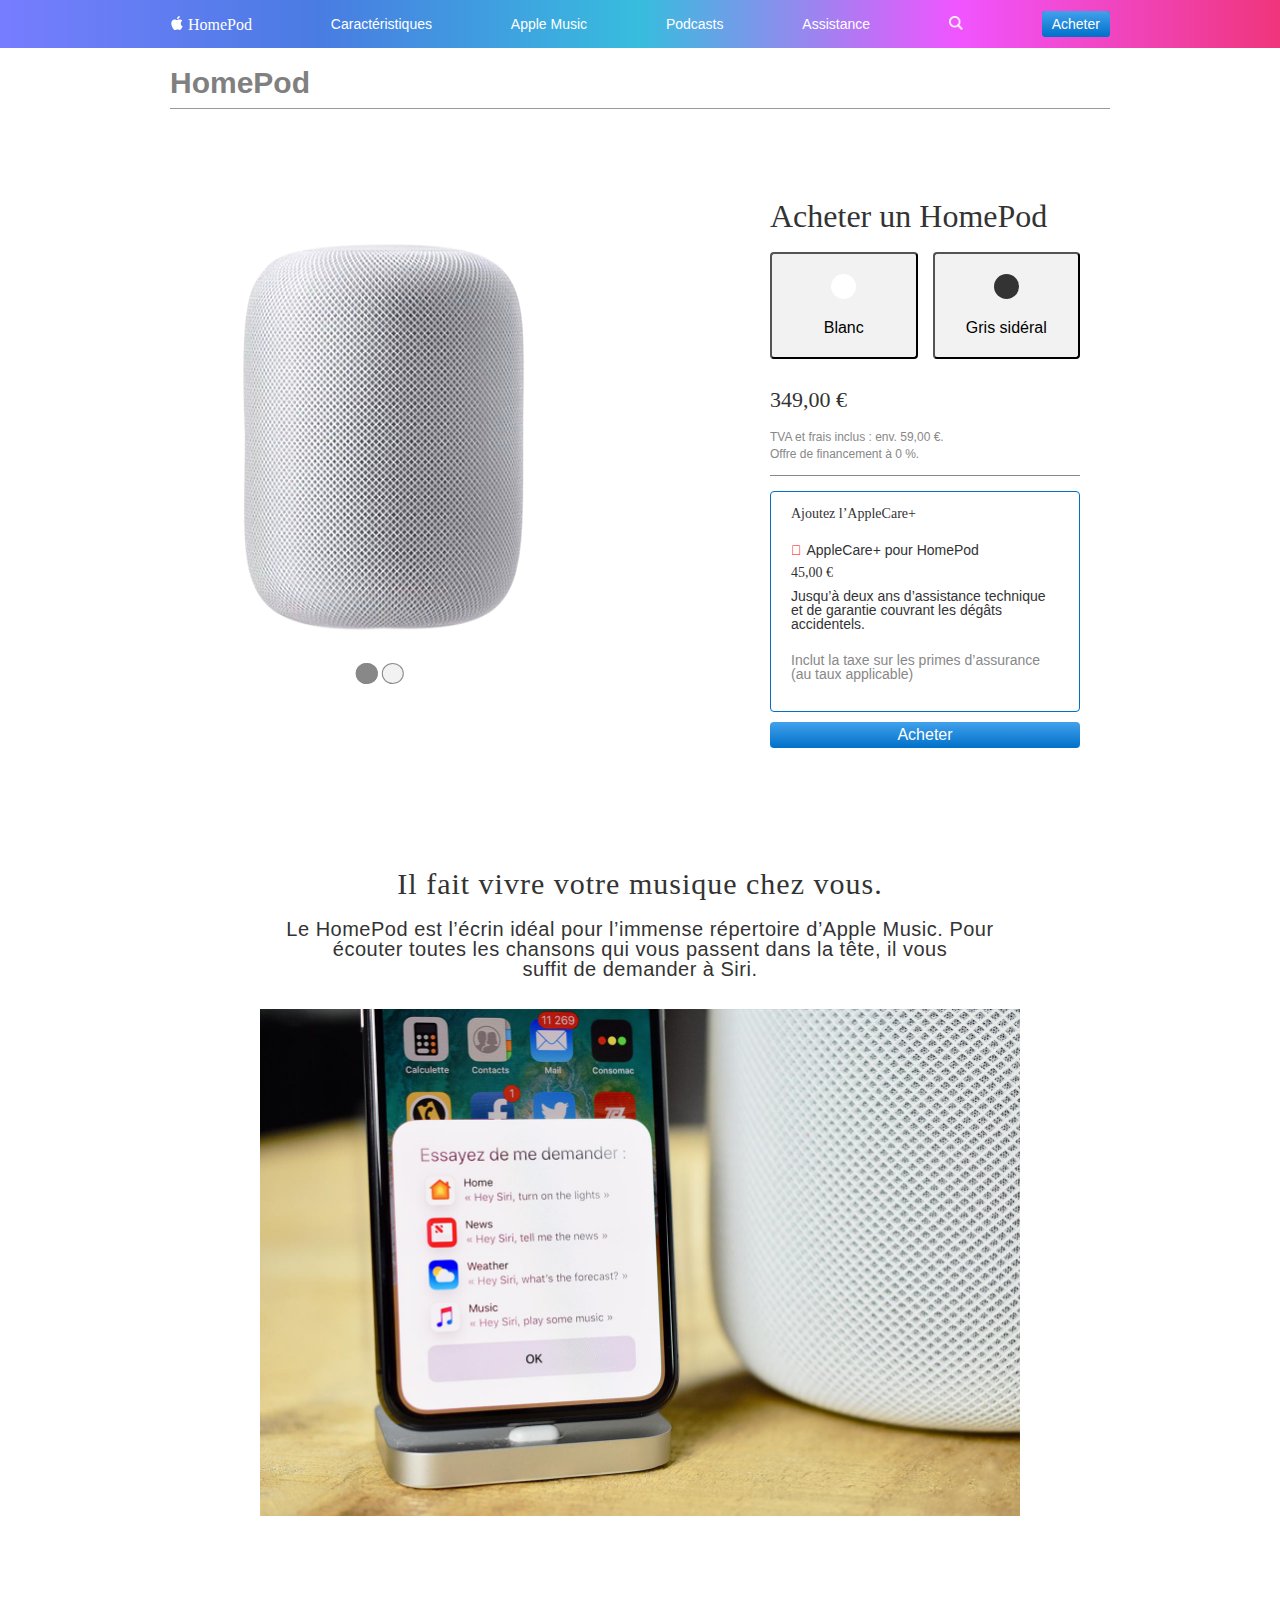
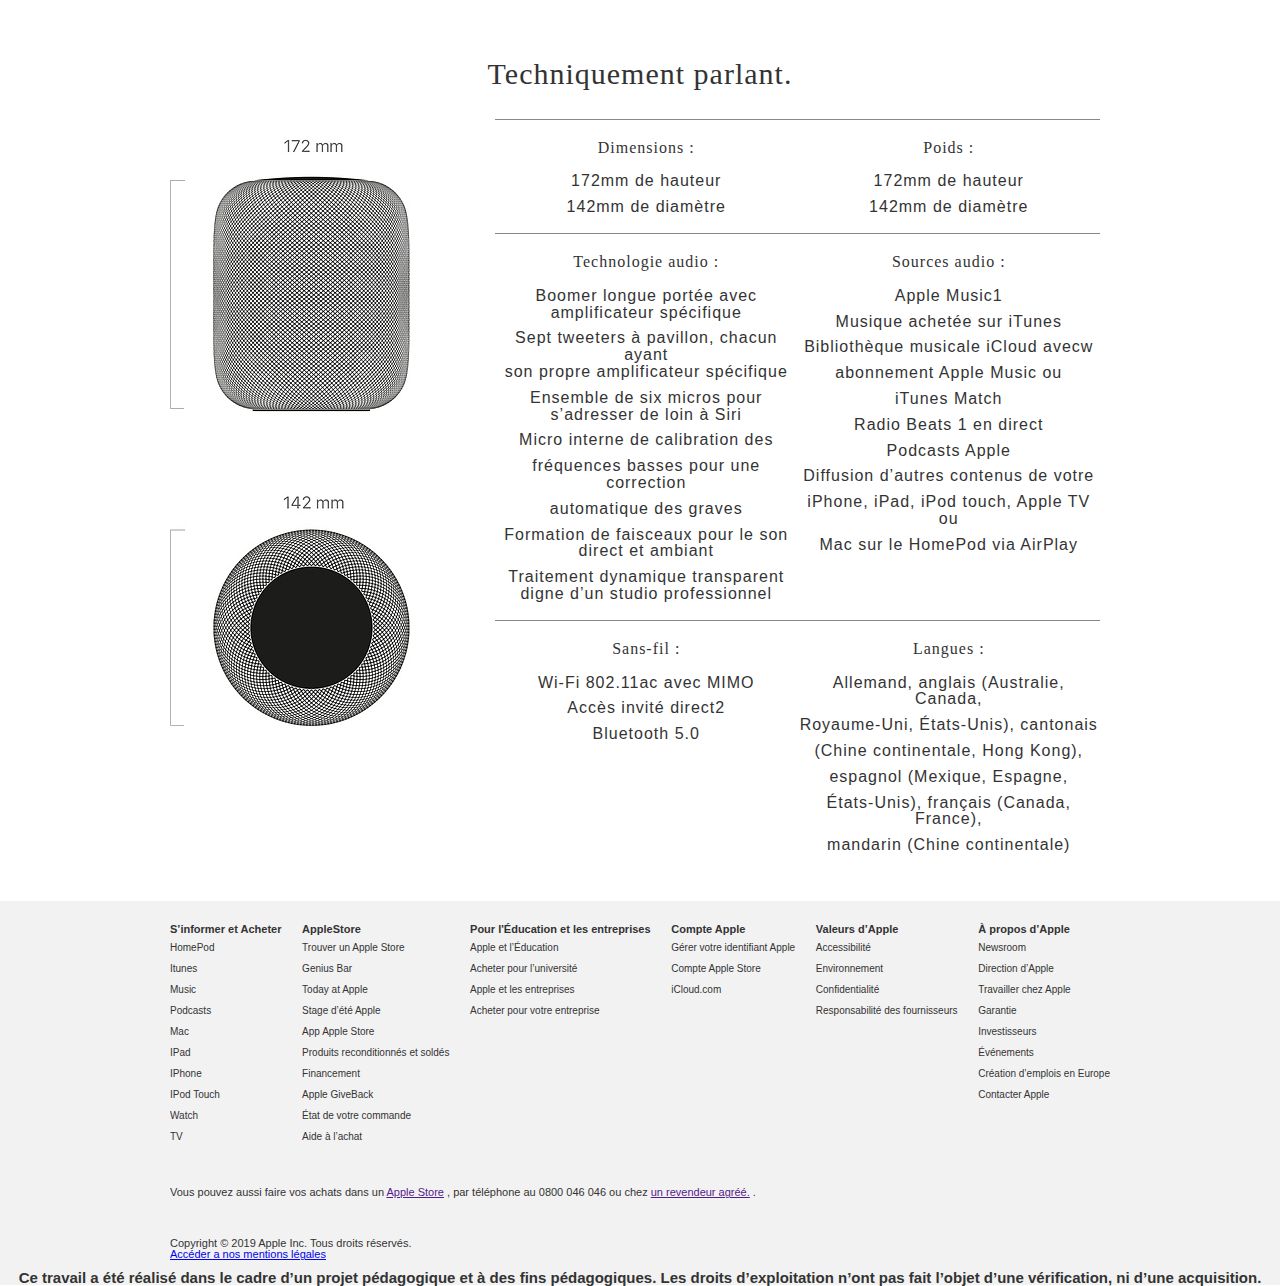
<file: pages/buy.html>
<!DOCTYPE html>
<html lang="fr">

<head>
	<meta charset="utf-8" />
	<title>Acheter - HomePod - Apple (FR)</title>
	<link rel="icon" type="image/ico" href="../images/favicon.ico" />
	<meta name="description" content="Site du HomePod d'Apple">
	<meta name="viewport" content="width=device-width, initial-scale=1.0">
	<link rel="stylesheet" href="../styles/reset.css">
	<link rel="stylesheet" href="../styles/buy.css">
	<link href="../styles/hamburgers.min.css" rel="stylesheet">
</head>

<body>
	<header id="header">
		<nav class="container nav-header">
			<!-- Responsive Menu -->
			<div class="hamburger-nav">
				<button class="hamburger" type="button">
					<span class="hamburger-box"><span class="hamburger-inner"></span></span>
				</button>
				<div class="menu-responsive">
					<a id="logo-responsive" href="../index.html" title="site d'apple"><img src="../images/apple-logo-homepod.svg" alt="Apple logo">
						HomePod</a>
				</div>
			</div>
			<!-- Div responsive menu -->
			<div id="responsiverequest" class="responsive-menu-none">
				<ul class="primaryMenu-responsive">
					<li class="menuItem-responsive"><a href="../pages/features.html" title="Caractéristiques">Caractéristiques</a></li>
					<li class="menuItem-responsive"><a href="https://www.apple.com/fr/apple-music/" title="Apple Music">Apple Music</a></li>
					<li class="menuItem-responsive"><a href="https://www.apple.com/fr/itunes/" title="iTunes">Podcasts</a></li>
					<li class="menuItem-responsive"><a href="https://support.apple.com/fr-fr" title="Assisstance">Assistance</a></li>
					<li class="menuItem-responsive">
						<a href="https://www.apple.com/fr/retail/" title="Recherche"><img src="../images/iconmonstr-magnifier-2-16.png"
							 alt="Rechercher"></a>
					</li>
					<li class="menuItem-responsive"><a class="buy-button" href="#" title="Acheter">Acheter</a></li>
				</ul>
			</div>
			<!-- Menu du haut-->
			<ul class="primaryMenu">
				<li class="menuItem">
					<a id="logo" href="../index.html" title="site d'apple"><img src="../images/apple-logo-homepod.svg" alt="Apple logo">
						HomePod</a>
				</li>
				<li class="menuItem"><a href="../pages/features.html" title="Caractéristiques">Caractéristiques</a></li>
				<li class="menuItem"><a href="https://www.apple.com/fr/apple-music/" title="Apple Music">Apple Music</a></li>
				<li class="menuItem"><a href="https://www.apple.com/fr/itunes/" title="iTunes">Podcasts</a></li>
				<li class="menuItem"><a href="https://support.apple.com/fr-fr" title="Assisstance">Assistance</a></li>
				<li class="menuItem">
					<a href="https://www.apple.com/fr/retail/" title="Recherche"><img src="../images/iconmonstr-magnifier-2-16.png"
						 alt="Rechercher"></a>
				</li>
				<li class="menuItem"><a class="buy-button" href="#" title="Acheter">Acheter</a></li>
			</ul>
		</nav>
	</header>
	<main class="container">
		<div class="homepod container">
			<a href="../index.html" title="HomePod Page">HomePod</a>
		</div>
		<div class="hero">
			<div class="slider">
				<div class="sliderContainer" style="left:0;">
					<img src="../images/homepod-white-0.png" alt="Image HomePod noir vu de face">
					<img src="../images/homepod-white-1.png" alt="Image HomePod noir vu de haut">
				</div>
				<div class="navigation">
					<ul class="dots">
						<li><a href="#" title="Image 1" class="current"></a></li>
						<li><a href="#" title="Image 2"></a></li>
					</ul>
				</div>
			</div>
			<div class="hero-informations">
				<h1>Acheter un HomePod</h1>
				<div class="color-selec">
					<button class="color-item">
						<div class="color-circle white"></div>
						<p>
							Blanc
						</p>
					</button>
					<button class="color-item">
						<div class="color-circle grey"></div>
						<p>
							Gris sidéral
						</p>
					</button>
				</div>
				<div class="infos-price">
					<p class="infos-price-full">
						349,00 €
					</p>
					<p class="infos-price-tva-offer">
						TVA et frais inclus : env. 59,00 €.
					</p>
					<p class="infos-price-tva-offer">
						Offre de financement à 0 %.
					</p>
					<div class="separator"></div>
				</div>
				<div class="infos-care">
					<p>
						Ajoutez l’AppleCare+
					</p>
					<ul>
						<li class="icon-apple">AppleCare+ pour HomePod</li>
						<li>45,00 €</li>
						<li class="care-time">Jusqu’à deux ans d’assistance technique et de garantie couvrant les dégâts accidentels.</li>
					</ul>
					<p class="disclaimer">
						Inclut la taxe sur les primes d’assurance (au taux applicable)
					</p>
				</div>
				<a href="https://www.apple.com/fr/shop/bag" class="buy-button btn-primary">Acheter</a>
			</div>
		</div>
		<div class="titleCaract">
			<h2> Il fait vivre votre musique chez vous. </h2>
			<p>
				Le HomePod est l’écrin idéal pour l’immense répertoire d’Apple Music. Pour
				<br>
				écouter toutes les chansons qui vous passent dans la tête, il vous
				<br>
				suffit de demander à Siri.
			</p>
			<img src="../images/siri-homepod1.png" alt="image " />
		</div>
		<div class="titleCaract noTop">
			<h2>Techniquement parlant.</h2>
		</div>
		<div class="text-caract">
			<div class="image-caract">
				<img src="../images/buy-caract.jpg" alt="image " />
			</div>
			<div class="block-principal">
				<div class="block1">
					<div class="block1-1">
						<h3> Dimensions :</h3>
						<ul>
							<li>172mm de hauteur</li>
							<li>142mm de diamètre</li>
						</ul>
					</div>
					<div class="block1-2">
						<h3> Poids :</h3>
						<ul>
							<li>172mm de hauteur</li>
							<li>142mm de diamètre</li>
						</ul>
					</div>
				</div>
				<div class="block2">
					<div class="block2-1">
						<h3> Technologie audio :</h3>
						<ul>
							<li>Boomer longue portée avec<br>amplificateur spécifique</li>
							<li>Sept tweeters à pavillon, chacun ayant<br> son propre amplificateur spécifique</li>
							<li>Ensemble de six micros pour<br>s’adresser de loin à Siri</li>
							<li>Micro interne de calibration des</li>
							<li>fréquences basses pour une correction</li>
							<li>automatique des graves</li>
							<li>Formation de faisceaux pour le son<br>direct et ambiant</li>
							<li>Traitement dynamique transparent<br>digne d’un studio professionnel</li>
						</ul>
					</div>
					<div class="block2-2">
						<h3>Sources audio :</h3>
						<ul>
							<li>Apple Music1</li>
							<li>Musique achetée sur iTunes</li>
							<li>Bibliothèque musicale iCloud avecw</li>
							<li>abonnement Apple Music ou</li>
							<li>iTunes Match</li>
							<li>Radio Beats 1 en direct</li>
							<li>Podcasts Apple</li>
							<li>Diffusion d’autres contenus de votre</li>
							<li>iPhone, iPad, iPod touch, Apple TV ou</li>
							<li>Mac sur le HomePod via AirPlay</li>
						</ul>
					</div>
				</div>
				<div class="block3">
					<div class="block3-1">
						<h3>Sans-fil :</h3>
						<ul>
							<li>Wi‑Fi 802.11ac avec MIMO</li>
							<li>Accès invité direct2</li>
							<li>Bluetooth 5.0</li>
						</ul>
					</div>
					<div class="block3-2">
						<h3>Langues :</h3>
						<ul>
							<li>Allemand, anglais (Australie, Canada,</li>
							<li>Royaume‑Uni, États‑Unis), cantonais</li>
							<li>(Chine continentale, Hong Kong),</li>
							<li>espagnol (Mexique, Espagne,</li>
							<li>États‑Unis), français (Canada, France),</li>
							<li>mandarin (Chine continentale)</li>
						</ul>
					</div>
				</div>
			</div>
		</div>
	</main>
	<!-- Footer -->
	<!-- Footer -->
	<footer id="footer">
		<nav class="container">
			<div class="footer-container-1">
				<div class="col-1">
					<div class="col-1-1">
						<p class="title-footer">
							S’informer et Acheter
						</p>
						<ul>
							<li><a href="#" title="HomePod" target="-blank" class="subtitle-footer">HomePod</a></li>
							<li><a href="https://www.apple.com/fr/itunes/" title="Itunes" target="-blank" class="subtitle-footer">Itunes</a></li>
							<li><a href="https://www.apple.com/fr/itunes/music/" title="Music" target="-blank" class="subtitle-footer">Music</a></li>
							<li><a href="https://www.apple.com/fr/itunes/podcasts/" title="Podcasts" target="-blank" class="subtitle-footer">Podcasts</a></li>
							<li><a href="https://www.apple.com/fr/mac/" title="Mac" target="-blank" class="subtitle-footer">Mac</a></li>
							<li><a href="https://www.apple.com/fr/ipad/" title="Ipad" target="-blank" class="subtitle-footer">IPad</a></li>
							<li><a href="https://www.apple.com/fr/iphone/" title="Iphone" target="-blank" class="subtitle-footer">IPhone</a></li>
							<li><a href="https://www.apple.com/fr/ipod-touch/" title="Ipod Touch" target="-blank" class="subtitle-footer">IPod
									Touch</a></li>
							<li><a href="https://www.apple.com/fr/watch/" title="Watch" target="-blank" class="subtitle-footer">Watch</a></li>
							<li><a href="https://www.apple.com/fr/tv/" title="Tv" target="-blank" class="subtitle-footer">TV</a></li>
						</ul>
					</div>
					<div class="col-1-2">
						<p class="title-footer">
							AppleStore
						</p>
						<ul>
							<li><a href="https://www.apple.com/fr/retail/" title="Trouver un AppleStore" target="-blank" class="subtitle-footer">Trouver
									un Apple Store</a></li>
							<li><a href="https://www.apple.com/fr/retail/geniusbar/" title="Genius Bar" target="-blank" class="subtitle-footer">Genius
									Bar</a></li>
							<li><a href="https://www.apple.com/fr/today/" title="Today at Apple" target="-blank" class="subtitle-footer">Today
									at Apple</a></li>
							<li><a href="https://www.apple.com/fr/today/camp/" title="Stage d'été" target="-blank" class="subtitle-footer">Stage
									d’été Apple</a></li>
							<li><a href="https://itunes.apple.com/fr/app/apple-store/id375380948?mt=8" title="App Apple Store" target="-blank"
								 class="subtitle-footer">App Apple Store</a></li>
							<li><a href="https://www.apple.com/fr/shop/refurbished" title="Produits reconditionnés et soldés" target="-blank"
								 class="subtitle-footer">Produits reconditionnés et soldés</a></li>
							<li><a href="https://www.apple.com/fr/shop/browse/finance/loan" title="Financement" target="-blank" class="subtitle-footer">Financement</a></li>
							<li><a href="https://www.apple.com/fr/trade-in/" title="Apple GiveBack" target="-blank" class="subtitle-footer">Apple
									GiveBack</a></li>
							<li><a href="https://secure3.store.apple.com/fr/shop/account/home" title="État de votre commande" target="-blank"
								 class="subtitle-footer">État de votre commande</a></li>
							<li><a href="https://www.apple.com/fr/shop/help" title="Aide à l’achat" target="-blank" class="subtitle-footer">Aide
									à l’achat</a></li>
						</ul>
					</div>
					<div class="col-1-3">
						<p class="title-footer">
							Pour l'Éducation et les entreprises
						</p>
						<ul>
							<li><a href="https://www.apple.com/fr/education/" title="Apple et l'éducation" target="-blank" class="subtitle-footer">Apple
									et l’Éducation</a></li>
							<li><a href="https://www.apple.com/fr/shop/campaigns/education-pricing" title="Acheter pour université" target="-blank"
								 class="subtitle-footer">Acheter pour l’université</a></li>
							<li><a href="https://www.apple.com/fr/business/" title="Apple et les entreprises" target="-blank" class="subtitle-footer">Apple
									et les entreprises</a></li>
							<li><a href="https://www.apple.com/fr/retail/business/" title="Acheter pour entreprise" target="-blank" class="subtitle-footer">Acheter
									pour votre entreprise</a></li>
						</ul>
					</div>
					<div class="col-1-4">
						<p class="title-footer">
							Compte Apple
						</p>
						<ul>
							<li><a href="https://appleid.apple.com/" title="Gérer votre identifiant Apple" target="-blank" class="subtitle-footer">Gérer
									votre identifiant Apple</a></li>
							<li><a href="https://secure3.store.apple.com/fr/shop/account/home" title="Compte Apple Store" target="-blank"
								 class="subtitle-footer">Compte Apple Store</a></li>
							<li><a href="https://www.icloud.com/" title="iCloud.com" target="-blank" class="subtitle-footer">iCloud.com</a></li>
						</ul>
					</div>
					<div class="col-1-5">
						<p class="title-footer">
							Valeurs d’Apple
						</p>
						<ul>
							<li><a href="https://www.apple.com/fr/accessibility/" title="Accessibilité" target="-blank" class="subtitle-footer">Accessibilité</a></li>
							<li><a href="https://www.apple.com/fr/environment/" title="Environnement" target="-blank" class="subtitle-footer">Environnement</a></li>
							<li><a href="https://www.apple.com/fr/privacy/" title="Confidentialité" target="-blank" class="subtitle-footer">Confidentialité</a></li>
							<li><a href="https://www.apple.com/fr/supplier-responsibility/" title="Responsabilité fournisseurs" target="-blank"
								 class="subtitle-footer">Responsabilité des fournisseurs</a></li>
						</ul>
					</div>
					<div class="col-1-6">
						<p class="title-footer">
							À propos d’Apple
						</p>
						<ul>
							<li><a href="https://www.apple.com/fr/newsroom/" title="Newsroom" target="-blank" class="subtitle-footer">Newsroom</a></li>
							<li><a href="https://www.apple.com/fr/leadership/" title="Direction d'Apple" target="-blank" class="subtitle-footer">Direction
									d’Apple</a></li>
							<li><a href="https://www.apple.com/jobs/fr/" title="Travailler chez Apple" target="-blank" class="subtitle-footer">Travailler
									chez Apple</a></li>
							<li><a href="https://www.apple.com/legal/warranty/statutoryrights.html" title="Garantie" target="-blank" class="subtitle-footer">Garantie</a></li>
							<li><a href="https://investor.apple.com/investor-relations/default.aspx" title="Investisseurs" target="-blank"
								 class="subtitle-footer">Investisseurs</a></li>
							<li><a href="https://www.apple.com/fr/apple-events/" title="Événements" target="-blank" class="subtitle-footer">Événements</a></li>
							<li><a href="https://www.apple.com/fr/job-creation/" title="Création d’emplois en Europe" target="-blank" class="subtitle-footer">Création
									d’emplois en Europe</a></li>
							<li><a href="https://www.apple.com/fr/contact/" title="Contacter Apple" target="-blank" class="subtitle-footer">Contacter
									Apple</a></li>
						</ul>
					</div>
				</div>
			</div>
			<div class="footer-container-2">
				<div class="col-2">
					<div class="col-2-1">
						<p>
							Vous pouvez aussi faire vos achats dans un
							<a href="" title="">Apple Store</a>
							, par téléphone au 0800 046 046 ou chez
							<a href="" title="">un revendeur agréé.</a>
							.
						</p>
						<div class="footer-legal">
							<div class="footer-legal-child">
								<p>
									Copyright © 2019 Apple Inc. Tous droits réservés.
								</p>
							</div>
							<a href="https://www.apple.com/legal/" title="Legal" target="-blank">Accéder a nos mentions légales</a>
						</div>
					</div>
				</div>
			</div>
		</nav>
		<div class="pedagogicalMention">Ce travail a été réalisé dans le cadre d’un projet pédagogique et à des fins pédagogiques. Les droits d’exploitation n’ont pas fait l’objet d’une vérification, ni d’une acquisition.</div>
	</footer>
	<script src="../scripts/buy.js"></script>
</body>

</html>
</file>
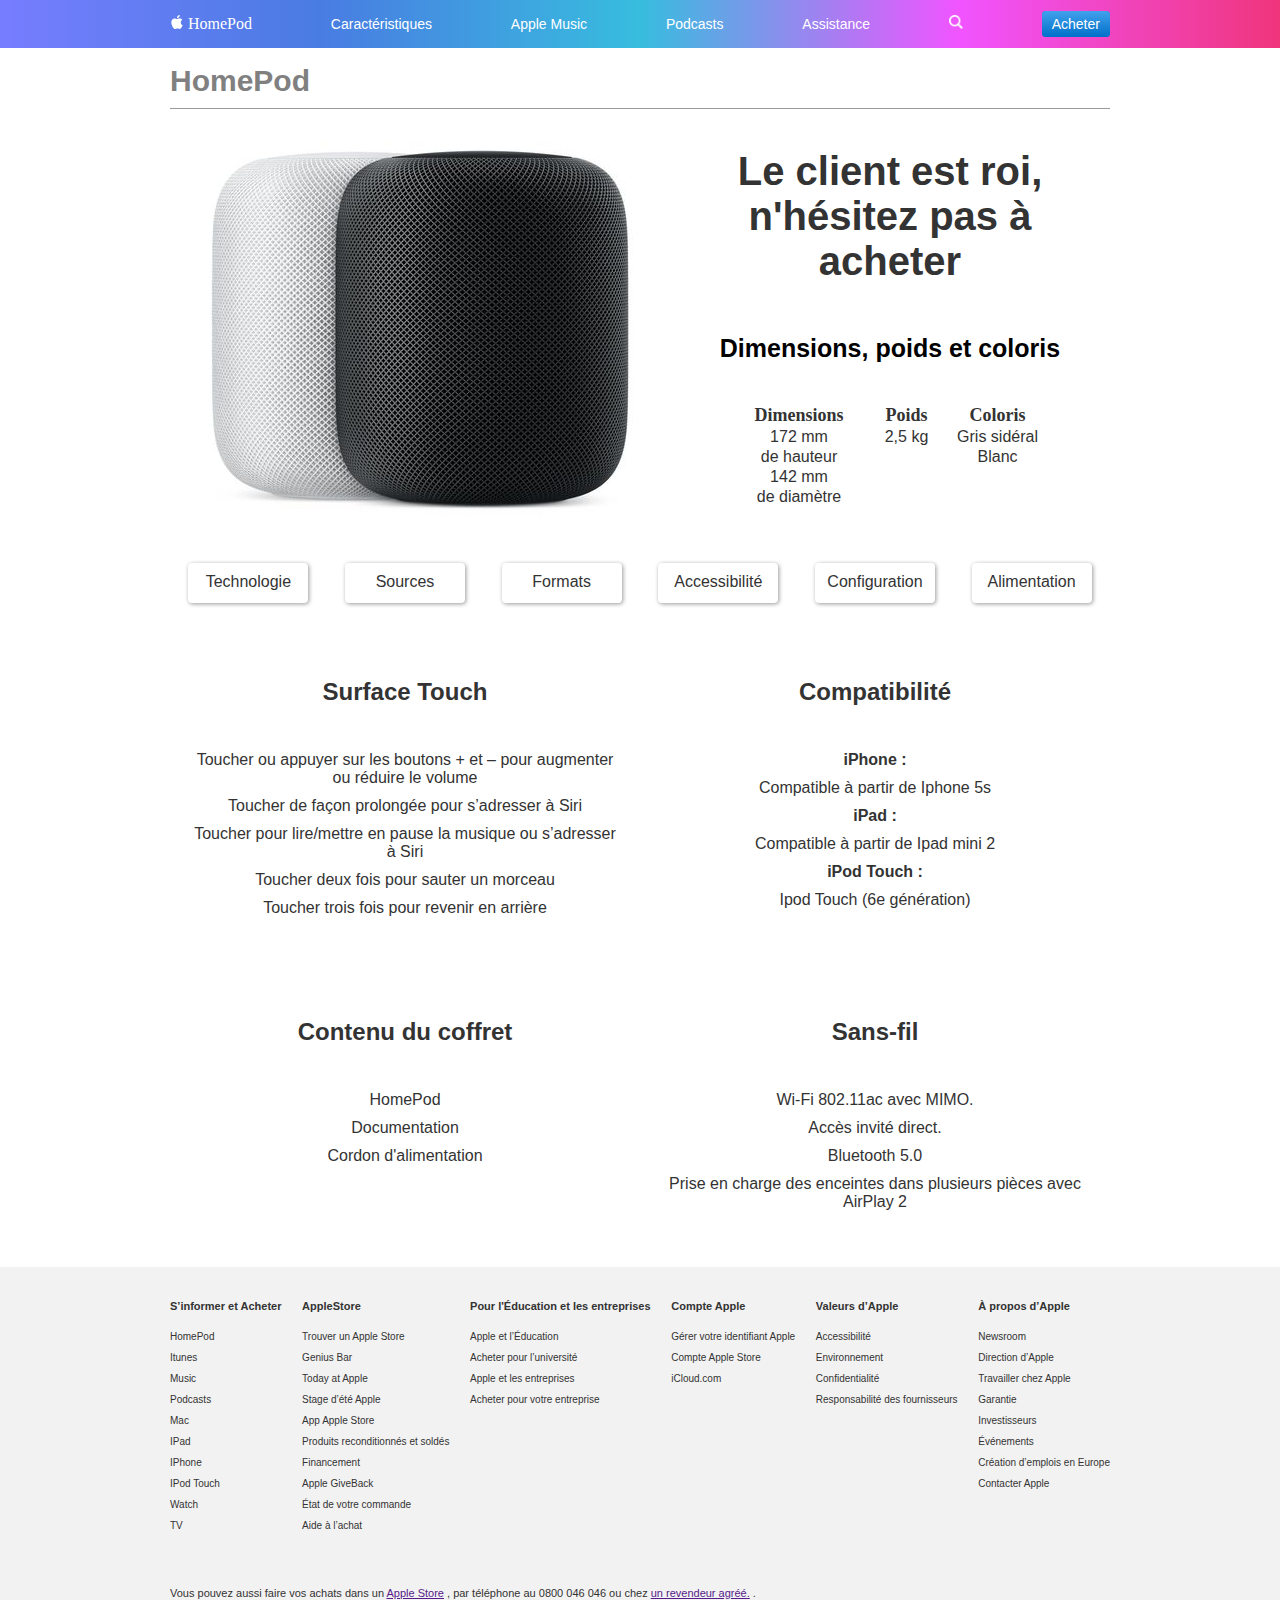
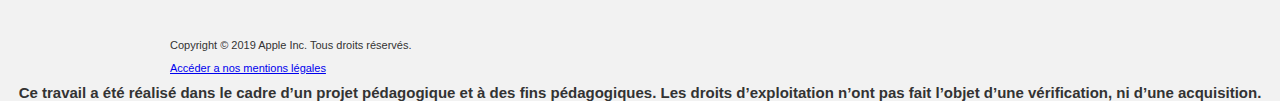
<file: pages/features.html>
<!DOCTYPE html>
<html lang="fr">

<head>
	<meta charset="utf-8" />
	<title>Caractéristiques - HomePod - Apple (FR)</title>
	<link rel="icon" type="image/ico" href="../images/favicon.ico" />
	<meta name="description" content="Site du HomePod d'Apple">
	<meta name="viewport" content="width=device-width, initial-scale=1.0">
	<link href="../styles/hamburgers.min.css" rel="stylesheet">
	<link href="../styles/features.css" rel="stylesheet">
</head>

<body>
	<header id="header">
		<nav class="container nav-header">
			<!-- Responsive Menu -->
			<div class="hamburger-nav">
				<button class="hamburger" type="button">
					<span class="hamburger-box"><span class="hamburger-inner"></span></span>
				</button>
				<div class="menu-responsive">
					<a id="logo-responsive" href="../index.html" title="site d'apple"><img src="../images/apple-logo-homepod.svg" alt="Apple logo">
						HomePod</a>
				</div>
			</div>
			<!-- Div responsive menu -->
			<div id="responsiverequest" class="responsive-menu-none">
				<ul class="primaryMenu-responsive">
					<li class="menuItem-responsive"><a href="../pages/features.html" title="Caractéristiques">Caractéristiques</a></li>
					<li class="menuItem-responsive"><a href="https://www.apple.com/fr/apple-music/" title="Apple Music">Apple Music</a></li>
					<li class="menuItem-responsive"><a href="https://www.apple.com/fr/itunes/" title="iTunes">Podcasts</a></li>
					<li class="menuItem-responsive"><a href="https://support.apple.com/fr-fr" title="Assisstance">Assistance</a></li>
					<li class="menuItem-responsive">
						<a href="https://www.apple.com/fr/retail/" title="Recherche"><img src="../images/iconmonstr-magnifier-2-16.png"
							 alt="Rechercher"></a>
					</li>
					<li class="menuItem-responsive"><a class="buy-button" href="../pages/buy.html" title="Acheter">Acheter</a></li>
				</ul>
			</div>
			<!-- Menu du haut-->
			<ul class="primaryMenu">
				<li class="menuItem">
					<a id="logo" href="../index.html" title="site d'apple"><img src="../images/apple-logo-homepod.svg" alt="Apple logo">
						HomePod</a>
				</li>
				<li class="menuItem"><a href="../pages/features.html" title="Caractéristiques">Caractéristiques</a></li>
				<li class="menuItem"><a href="https://www.apple.com/fr/apple-music/" title="Apple Music">Apple Music</a></li>
				<li class="menuItem"><a href="https://www.apple.com/fr/itunes/" title="iTunes">Podcasts</a></li>
				<li class="menuItem"><a href="https://support.apple.com/fr-fr" title="Assisstance">Assistance</a></li>
				<li class="menuItem">
					<a href="https://www.apple.com/fr/retail/" title="Recherche"><img src="../images/iconmonstr-magnifier-2-16.png"
						 alt="Rechercher"></a>
				</li>
				<li class="menuItem"><a class="buy-button" href="../pages/buy.html" title="Acheter">Acheter</a></li>
			</ul>
		</nav>
	</header>
	<main>
		<div class="homepod container">
			<a href="../index.html" title="HomePod Page">HomePod</a>
		</div>
		<div class="container flex">
			<div class="loudspeaker">
				<img src="../images/391ed9a297474548ad0afa5e4364e5ec.jpeg" alt="enceintes">
			</div>
			<aside>
				<div class="catchphrase">
					Le client est roi, n'hésitez pas à acheter
				</div>
				<div class="caract">
					<h3>Dimensions, poids et coloris</h3>
					<table class="container-caract tab">
						<thead>
							<tr>
								<th>
									Dimensions
								</th>
								<th>
									Poids
								</th>
								<th>
									Coloris
								</th>
							</tr>
						</thead>
						<tbody>
							<tr>
								<td>
									172 mm
								</td>
								<td>
									2,5 kg
								</td>
								<td>
									Gris sidéral
								</td>
							</tr>
							<tr>
								<td>
									de hauteur
								</td>
								<td></td>
								<td>
									Blanc
								</td>
							</tr>
							<tr>
								<td>
									142 mm
								</td>
								<td></td>
								<td></td>
							</tr>
							<tr>
								<td>
									de diamètre
								</td>
								<td></td>
								<td></td>
							</tr>
						</tbody>
					</table>
				</div>
			</aside>
		</div>
		<div class="container container-button flex">
			<div class="button-offset technology-button button">
				Technologie
			</div>
			<div class="button-offset sources-button button">
				Sources
			</div>
			<div class="button-offset formats-button button">
				Formats
			</div>
			<div class="button-offset accessibility-button button">
				Accessibilité
			</div>
			<div class="button-offset configuration-button button">
				Configuration
			</div>
			<div class="button-offset power-button button">
				Alimentation
			</div>
		</div>
		<div class="container offset technology div">
			<h3>Technologie audio</h3>
			<ul>
				<li>Boomer longue portée avec amplificateur spécifique</li>
				<li>Sept tweeters à pavillon, chacun ayant son propre amplificateur spécifique</li>
				<li>Ensemble de six micros pour s’adresser de loin à Siri</li>
				<li>Micro interne de calibration des fréquences basses pour une correction automatique des graves</li>
				<li>Formation de faisceaux pour le son direct et ambiant</li>
				<li>Traitement dynamique transparent digne d’un studio professionnel</li>
				<li>Compatible avec l’appairage stéréo</li>
			</ul>
		</div>
		<div class="container offset sources div">
			<h3>Sources audio</h3>
			<ul>
				<li>Apple Music</li>
				<li>Achats de musique sur iTunes</li>
				<li>Bibliothèque musicale iCloud avec un abonnement Apple Music ou iTunes Match</li>
				<li>Radio Beats 1 en direct</li>
				<li>Épisodes live de Beats 1 à la demande</li>
				<li>Podcasts Apple</li>
				<li>Diffusion d’autres contenus de votre iPhone, iPad, iPod touch, Apple TV ou Mac sur le HomePod via AirPlay</li>
			</ul>
		</div>
		<div class="container offset formats div">
			<h3>Formats audio</h3>
			<ul>
				<li>HE‑AAC (V1), AAC (16 à 320 kbit/s), AAC protégé (iTunes Store),</li>
				<li>MP3 (16 à 320 kbit/s), MP3 VBR,</li>
				<li>Apple Lossless, AIFF, WAV et FLAC</li>
			</ul>
		</div>
		<div class="container offset accessibility div">
			<h3>Accessibilité</h3>
			<p>
				Les fonctionnalités d’accessibilité aident les personnes en situation de handicap à profiter pleinement de leur
				HomePod.
				<br>
				<strong>Fonctionnalités incluses :</strong>
			</p>
			<ul>
				<li class="list-style">Adaptation aux pressions</li>
				<li class="list-style">Siri </li>
				<li class="list-style">VoiceOver </li>
				<li class="list-style">App Maison et Homekit</li>
			</ul>
		</div>
		<div class="container offset configuration div">
			<h3>Configuration requise</h3>
			<ul>
				<li>iPhone 5s (ou modèle ultérieur), iPad Pro, iPad (5e génération ou ultérieure), iPad Air (ou modèle ultérieur),</li>
				<li>iPad mini 2 (ou modèle ultérieur) ou iPod touch (6e génération) avec iOS 12 (ou version ultérieure)</li>
				<li>Accès Internet par Wi‑Fi 802.11</li>
				<li>Abonnement Apple Music requis pour bénéficier de l’ensemble des fonctionnalités musicales</li>
			</ul>
		</div>
		<div class="container offset power div">
			<h3>Alimentation et conditions ambiantes</h3>
			<ul>
				<li>Bloc d’alimentation intégré</li>
				<li>Tension : de 100 à 240 V CA</li>
				<li>Fréquence : de 50 à 60 Hz</li>
				<li>Température d’utilisation : de 0 à 35 °C</li>
				<li>Température de rangement : de -20 à 45 °C</li>
				<li>Humidité relative : de 5 à 90 % sans condensation</li>
				<li>Altitude maximale d’utilisation : testé jusqu’à 3 000 m</li>
				<li>Altitude maximale de rangement : 4 500 m</li>
				<li>Altitude maximale de transport : 10 500 m</li>
			</ul>
		</div>
		<div class="container flex last-info">
			<div class="bloc-1-2 ">
				<h5>
					Surface Touch
				</h5>
				<ul>
					<li>Toucher ou appuyer sur les boutons + et – pour augmenter ou réduire le volume</li>
					<li>Toucher de façon prolongée pour s’adresser à Siri</li>
					<li>Toucher pour lire/mettre en pause la musique ou s’adresser à Siri</li>
					<li>Toucher deux fois pour sauter un morceau</li>
					<li>Toucher trois fois pour revenir en arrière</li>
				</ul>
			</div>
			<div class="bloc-1-2">
				<h5>
					Compatibilité
				</h5>
				<ul>
					<li><strong>iPhone :</strong></li>
					<li>Compatible à partir de Iphone 5s</li>
					<li><strong>iPad :</strong></li>
					<li>Compatible à partir de Ipad mini 2 </li>
					<li><strong>iPod Touch :</strong></li>
					<li>Ipod Touch (6e génération)</li>
				</ul>
			</div>
			<div class="bloc-1-2 ">
				<h5>
					Contenu du coffret
				</h5>
				<ul>
					<li>HomePod</li>
					<li>Documentation</li>
					<li>Cordon d'alimentation</li>
				</ul>
			</div>
			<div class="bloc-1-2">
				<h5>
					Sans-fil
				</h5>
				<ul>
					<li>Wi‑Fi 802.11ac avec MIMO.</li>
					<li>Accès invité direct.</li>
					<li>Bluetooth 5.0</li>
					<li>Prise en charge des enceintes dans plusieurs pièces avec AirPlay 2</li>
				</ul>
			</div>
		</div>
	</main>
	<!-- Footer -->
	<!-- Footer -->
	<footer id="footer">
		<nav class="container">
			<div class="footer-container-1">
				<div class="col-1">
					<div class="col-1-1">
						<p class="title-footer">
							S’informer et Acheter
						</p>
						<ul>
							<li><a href="#" title="HomePod" target="-blank" class="subtitle-footer">HomePod</a></li>
							<li><a href="https://www.apple.com/fr/itunes/" title="Itunes" target="-blank" class="subtitle-footer">Itunes</a></li>
							<li><a href="https://www.apple.com/fr/itunes/music/" title="Music" target="-blank" class="subtitle-footer">Music</a></li>
							<li><a href="https://www.apple.com/fr/itunes/podcasts/" title="Podcasts" target="-blank" class="subtitle-footer">Podcasts</a></li>
							<li><a href="https://www.apple.com/fr/mac/" title="Mac" target="-blank" class="subtitle-footer">Mac</a></li>
							<li><a href="https://www.apple.com/fr/ipad/" title="Ipad" target="-blank" class="subtitle-footer">IPad</a></li>
							<li><a href="https://www.apple.com/fr/iphone/" title="Iphone" target="-blank" class="subtitle-footer">IPhone</a></li>
							<li><a href="https://www.apple.com/fr/ipod-touch/" title="Ipod Touch" target="-blank" class="subtitle-footer">IPod
									Touch</a></li>
							<li><a href="https://www.apple.com/fr/watch/" title="Watch" target="-blank" class="subtitle-footer">Watch</a></li>
							<li><a href="https://www.apple.com/fr/tv/" title="Tv" target="-blank" class="subtitle-footer">TV</a></li>
						</ul>
					</div>
					<div class="col-1-2">
						<p class="title-footer">
							AppleStore
						</p>
						<ul>
							<li><a href="https://www.apple.com/fr/retail/" title="Trouver un AppleStore" target="-blank" class="subtitle-footer">Trouver
									un Apple Store</a></li>
							<li><a href="https://www.apple.com/fr/retail/geniusbar/" title="Genius Bar" target="-blank" class="subtitle-footer">Genius
									Bar</a></li>
							<li><a href="https://www.apple.com/fr/today/" title="Today at Apple" target="-blank" class="subtitle-footer">Today
									at Apple</a></li>
							<li><a href="https://www.apple.com/fr/today/camp/" title="Stage d'été" target="-blank" class="subtitle-footer">Stage
									d’été Apple</a></li>
							<li><a href="https://itunes.apple.com/fr/app/apple-store/id375380948?mt=8" title="App Apple Store" target="-blank"
								 class="subtitle-footer">App Apple Store</a></li>
							<li><a href="https://www.apple.com/fr/shop/refurbished" title="Produits reconditionnés et soldés" target="-blank"
								 class="subtitle-footer">Produits reconditionnés et soldés</a></li>
							<li><a href="https://www.apple.com/fr/shop/browse/finance/loan" title="Financement" target="-blank" class="subtitle-footer">Financement</a></li>
							<li><a href="https://www.apple.com/fr/trade-in/" title="Apple GiveBack" target="-blank" class="subtitle-footer">Apple
									GiveBack</a></li>
							<li><a href="https://secure3.store.apple.com/fr/shop/account/home" title="État de votre commande" target="-blank"
								 class="subtitle-footer">État de votre commande</a></li>
							<li><a href="https://www.apple.com/fr/shop/help" title="Aide à l’achat" target="-blank" class="subtitle-footer">Aide
									à l’achat</a></li>
						</ul>
					</div>
					<div class="col-1-3">
						<p class="title-footer">
							Pour l'Éducation et les entreprises
						</p>
						<ul>
							<li><a href="https://www.apple.com/fr/education/" title="Apple et l'éducation" target="-blank" class="subtitle-footer">Apple
									et l’Éducation</a></li>
							<li><a href="https://www.apple.com/fr/shop/campaigns/education-pricing" title="Acheter pour université" target="-blank"
								 class="subtitle-footer">Acheter pour l’université</a></li>
							<li><a href="https://www.apple.com/fr/business/" title="Apple et les entreprises" target="-blank" class="subtitle-footer">Apple
									et les entreprises</a></li>
							<li><a href="https://www.apple.com/fr/retail/business/" title="Acheter pour entreprise" target="-blank" class="subtitle-footer">Acheter
									pour votre entreprise</a></li>
						</ul>
					</div>
					<div class="col-1-4">
						<p class="title-footer">
							Compte Apple
						</p>
						<ul>
							<li><a href="https://appleid.apple.com/" title="Gérer votre identifiant Apple" target="-blank" class="subtitle-footer">Gérer
									votre identifiant Apple</a></li>
							<li><a href="https://secure3.store.apple.com/fr/shop/account/home" title="Compte Apple Store" target="-blank"
								 class="subtitle-footer">Compte Apple Store</a></li>
							<li><a href="https://www.icloud.com/" title="iCloud.com" target="-blank" class="subtitle-footer">iCloud.com</a></li>
						</ul>
					</div>
					<div class="col-1-5">
						<p class="title-footer">
							Valeurs d’Apple
						</p>
						<ul>
							<li><a href="https://www.apple.com/fr/accessibility/" title="Accessibilité" target="-blank" class="subtitle-footer">Accessibilité</a></li>
							<li><a href="https://www.apple.com/fr/environment/" title="Environnement" target="-blank" class="subtitle-footer">Environnement</a></li>
							<li><a href="https://www.apple.com/fr/privacy/" title="Confidentialité" target="-blank" class="subtitle-footer">Confidentialité</a></li>
							<li><a href="https://www.apple.com/fr/supplier-responsibility/" title="Responsabilité fournisseurs" target="-blank"
								 class="subtitle-footer">Responsabilité des fournisseurs</a></li>
						</ul>
					</div>
					<div class="col-1-6">
						<p class="title-footer">
							À propos d’Apple
						</p>
						<ul>
							<li><a href="https://www.apple.com/fr/newsroom/" title="Newsroom" target="-blank" class="subtitle-footer">Newsroom</a></li>
							<li><a href="https://www.apple.com/fr/leadership/" title="Direction d'Apple" target="-blank" class="subtitle-footer">Direction
									d’Apple</a></li>
							<li><a href="https://www.apple.com/jobs/fr/" title="Travailler chez Apple" target="-blank" class="subtitle-footer">Travailler
									chez Apple</a></li>
							<li><a href="https://www.apple.com/legal/warranty/statutoryrights.html" title="Garantie" target="-blank" class="subtitle-footer">Garantie</a></li>
							<li><a href="https://investor.apple.com/investor-relations/default.aspx" title="Investisseurs" target="-blank"
								 class="subtitle-footer">Investisseurs</a></li>
							<li><a href="https://www.apple.com/fr/apple-events/" title="Événements" target="-blank" class="subtitle-footer">Événements</a></li>
							<li><a href="https://www.apple.com/fr/job-creation/" title="Création d’emplois en Europe" target="-blank" class="subtitle-footer">Création
									d’emplois en Europe</a></li>
							<li><a href="https://www.apple.com/fr/contact/" title="Contacter Apple" target="-blank" class="subtitle-footer">Contacter
									Apple</a></li>
						</ul>
					</div>
				</div>
			</div>
			<div class="footer-container-2">
				<div class="col-2">
					<div class="col-2-1">
						<p>
							Vous pouvez aussi faire vos achats dans un
							<a href="" title="">Apple Store</a>
							, par téléphone au 0800 046 046 ou chez
							<a href="" title="">un revendeur agréé.</a>
							.
						</p>
						<div class="footer-legal">
							<div class="footer-legal-child">
								<p>
									Copyright © 2019 Apple Inc. Tous droits réservés.
								</p>
							</div>
							<a href="https://www.apple.com/legal/" title="Legal" target="-blank">Accéder a nos mentions légales</a>
						</div>
					</div>
				</div>
			</div>
		</nav>
		<div class="pedagogicalMention">Ce travail a été réalisé dans le cadre d’un projet pédagogique et à des fins pédagogiques. Les droits d’exploitation n’ont pas fait l’objet d’une vérification, ni d’une acquisition.</div>
	</footer>
	<script src="../scripts/features.js"></script>
</body>

</html>
</file>
<file: styles/buy.css>
@font-face {
	font-weight: normal;
	font-family: "SF Pro Text";
	src: url("https://applesocial.s3.amazonaws.com/assets/styles/fonts/sanfrancisco/sanfranciscodisplay-regular-webfont.woff");
}

@font-face {
	font-weight: bold;
	font-family: "SF Pro Text Bold";
	src: url("https://applesocial.s3.amazonaws.com/assets/styles/fonts/sanfrancisco/sanfranciscodisplay-bold-webfont.woff");
}

body {
	margin: 0;
	padding: 0;
	color: #333;
	font-size: 16px;
	font-family: "SF Pro Text", "Myriad Set Pro", "SF Pro Icons", "Helvetica Neue", "Helvetica", "Arial", sans-serif;
}

.container {
	overflow: hidden;
	margin: 0 auto;
	width: 940px;
}

#header {
	position: fixed;
	top: 0;
	left: 0;
	z-index: 10;
	width: 100vw;
	background: linear-gradient(to right, #777dff, #497ce2, #37bdde, #f154ff, #f0357c);
}

/* Menu Normal */
.primaryMenu {
	display: flex;
	align-items: center;
	justify-content: space-between;
	margin: 0;
	padding: 0;
	width: 100%;
	height: 48px;
	list-style: none;
}

.menuItem {
	position: relative;
	flex-direction: row;
}

.menuItem a {
	color: white;
	text-decoration: none;
	font-size: 14px;
}

.menuItem:hover a {
	opacity: 0.65;
	transition: 0.2s;
}

.menuItem a img {
	height: 14px;
}

#logo {
	font-size: 16px;
	font-family: "SF Pro Text Bold";
}

/* Menu Reponsive*/
.menu-responsive {
	display: none;
}

div.responsive-menu {
	display: none;
}

div.hamburger-nav {
	display: none;
}

/* IF CLICK : OPEN */
div.responsive-menu-open {
	display: flex;
	justify-content: space-between;
}

/* IF NOT CLICK : CLOSE */
div.responsive-menu-none {
	display: none;
}

.flex {
	display: flex;
}

.homepod {
	position: relative;
	margin-top: 48px;
	height: 60px;
	border-bottom: 1px solid #999;
	background: white;
}

.homepod a {
	position: absolute;
	bottom: 10px;
	border: 0;
	color: grey;
	text-decoration: none;
	font-weight: bold;
	font-size: 30px;
}

/* Button acheter */
.buy-button {
	padding: 5px 10px;
	border-color: #07c;
	border-radius: 4px;
	background: linear-gradient(#42a1ec, #0070c9);
	background-color: #0070c9;
	color: white;
	text-align: center;
	text-decoration: none;
}

.buy-button:hover {
	border-color: #1482d0;
	background: linear-gradient(#51a9ee, #147bcd);
	background-color: #147bcd;
	text-decoration: none;
}

/* Submenu */
.subMenu {
	position: absolute;
	display: none;
	margin: 0px;
	padding: 0px;
	list-style: none;
}

.subMenu a {
	background: white;
	color: #333;
	text-decoration: none;
}

.menuItem:hover .subMenu {
	display: block;
}

/* Main */
main {
	overflow: hidden;
	width: 100vw;
}

/* Hero */
.hero {
	display: flex;
	align-items: center;
	flex-direction: row;
	margin-top: 50px;
	width: 80vw;
	height: 70vh;
}

.slider {
	position: relative;
	overflow: hidden;
	width: 420px;
	height: 480px;
}

.sliderContainer {
	position: absolute;
	display: flex;
	transition: ease-in .5s all;

	will-change: left;
}

.sliderContainer img {
	margin: 0 10px;
}

.dots {
	position: absolute;
	bottom: 20px;
	left: 50%;
	padding: 10px;
	transform: translateX(-50%);
}

.dots li {
	display: inline-block;
}

.dots li a {
	padding: 1px 10px;
	border: 1px solid #888;
	border-radius: 50%;
	background-color: #f2f2f2;
	text-decoration: none;
}

.dots li a.current {
	background-color: #888;
}

.hero-informations {
	display: flex;
	flex-direction: column;
	margin-left: 20vh;
	width: 310px;
}

.hero-informations .color-selec {
	display: flex;
	flex-direction: row;
	cursor: pointer;
}

.hero-informations .color-selec * {
	margin: 10px 0;
}

.hero-informations .color-selec .color-item {
	display: flex;
	align-items: center;
	flex-direction: column;
	justify-content: center;
	padding: 10px;
	width: 150px;
	height: 100%;
	border-radius: 4px;
	background: #f2f2f2;
	cursor: pointer;
}

.hero-informations .color-selec .color-item.selector-choice {
	border: 2px solid #07c;
}

.hero-informations .color-selec .color-item:first-child {
	margin-right: 15px;
}

.hero-informations .color-selec .color-item p {
	font-size: 16px;
}

.hero-informations h1 {
	margin-bottom: 10px;
	font-size: 32px;
	font-family: "SF Pro Text Bold";
}

.color-circle {
	width: 25px;
	height: 25px;
	border-radius: 50%;
}

.color-circle.white {
	background: white;
}

.color-circle.grey {
	background: #333;
}

.infos-price .infos-price-full {
	position: relative;
	margin: 20px 0px;
	font-size: 22px;
	font-family: "SF Pro Text Bold";
}

.separator {
	margin: 15px 0;
	width: 100%;
	height: 1px;
	background: #888;
}

.infos-price-tva-offer {
	margin: 5px 0px;
	color: #888;
	font-size: 12px;
}

.icon-apple::before {
	margin-right: 5px;
	color: red;
	content: "";
}

.infos-care {
	display: flex;
	flex-direction: column;
	margin-bottom: 10px;
	padding: 15px 20px;
	border: 1px solid #0070c9;
	border-radius: 4px;
	font-size: 14px;
	cursor: pointer;
	transition: 0.2s ease-in-out;
}

.infos-care.enabled {
	border: 1px solid #07c;
	background: linear-gradient(#42a1ec, #0070c9);
	background-color: #0070c9;
	color: white;
}

.infos-care.enabled .disclaimer {
	color: white;
}

.infos-care:hover {
	transform: translateY(-2px);
}

.infos-care p:first-child {
	margin-bottom: 15px;
	font-family: "SF Pro Text Bold";
}

.infos-care ul li {
	margin: 5px 0;
	text-align: left;
}

.infos-care ul li:nth-child(2) {
	font-family: "SF Pro Text Bold";
}

.infos-care .disclaimer {
	margin: 15px 0;
	color: #888;
}

/*OK*/
.titleCaract {
	margin-top: 80px;
	text-align: center;
}

.titleCaract h2 {
	margin-top: 20px;
	letter-spacing: 1px;
	font-size: 30px;
	font-family: "SF Pro Text Bold";
}

h3 {
	margin-bottom: 15px;
	font-family: "SF Pro Text Bold";
}

.titleCaract p {
	margin-top: 20px;
	letter-spacing: 0.5px;
	font-size: 20px;
}

.titleCaract img {
	margin-top: 30px;
	margin-bottom: 60px;
	width: 760px;
}

.text-caract {
	display: flex;
	flex-direction: row;
	margin-top: -50px;
	margin-bottom: 30px;
	text-align: center;
	letter-spacing: 1px;
	font-size: 30px;
	font-size: 40px;
	line-height: 1.05;
}

.image-caract img {
	display: block;
	margin-top: 100px;
	width: 240px;
	height: 587px;
}

.block1-1,
.block1-2 {
	display: block;
	flex-direction: row;
	margin-top: 20px;
	padding: 0px;
	width: 100%;
	border-radius: 4px;
}

.block1 {
	display: flex;
	flex-direction: row;
	margin: 10px;
	border-top: 1px solid #888;
}

.block-principal {
	margin-top: 70px;
	margin-left: 75px;
	font-size: 16px;
}

.block-principal li {
	margin-bottom: 5px;
}

.block2-1,
.block2-2 {
	display: block;
	flex-direction: row;
	margin-top: 20px;
	padding: 0px;
	width: 100%;
	border-radius: 4px;
}

.block2 {
	display: flex;
	flex-direction: row;
	margin: 10px;
	border-top: 1px solid #888;
}

.block3-1,
.block3-2 {
	display: block;
	flex-direction: row;
	margin-top: 20px;
	padding: 0px;
	width: 100%;
	border-radius: 4px;
}

.block3 {
	display: flex;
	flex-direction: row;
	margin: 10px;
	border-top: 1px solid #888;
}

/*Footer*/
#footer {
	padding-right: 0;
	padding-left: 0;
	width: 100%;
	height: auto;
	/* Déclaration du css footer */
	background-color: #f2f2f2;
	font-size: 11px;
}

footer .footer-container-1 {
	/* Déclaration du css footer .footer-container */
	padding-top: 20px;
}

footer .footer-container-1 .col-1 {
	display: flex;
	justify-content: space-between;
	width: 100%;
	height: auto;
	/* Déclaration du css footer .footer-container .div-1 , (Parent des sections)*/
	background-color: #f2f2f2;
	font-size: 11px;
}

/* ul et li du footer */
ul {
	padding: 0px;
	list-style: none;
	text-align: center;
}

ul li {
	padding: 2px 0;
	list-style: none;
	text-align: center;
}

/* Les titres boutons du footers */
footer p.title-footer {
	display: block;
	color: #333;
	list-style: none;
	text-align: left;
	text-decoration: none;
	font-weight: bold;
	font-size: 11px;
	line-height: 1.5;
	cursor: pointer;
}

/* Les Sous-titres boutons du footers */
footer a.subtitle-footer {
	display: block;
	color: #333;
	list-style: none;
	text-align: left;
	text-decoration: none;
	font-size: 10px;
	line-height: 1.7;
	cursor: pointer;
}

.col-2-1 p {
	margin-top: 40px;
}

/* ------------------------------------------*/
/* RESPONSIVE */
/*Format Téléphone (- 440PX) */
@media only screen and (max-width : 440px) {

	/*Taille de la fenetre*/
	.container {
		width: 100%;
	}

	/*Menu normal avec responsive */
	.primaryMenu {
		display: flex;
		align-items: center;
		justify-content: space-between;
		margin: 0;
		padding: 0;
		width: 100vw;
		height: 48px;
		list-style: none;
	}

	header nav {
		width: 100vw
	}

	.menuItem {
		display: none;
	}

	div.hamburger-nav {
		display: flex;
		justify-content: space-between;
	}

	header nav.container {
		margin: 0;
		width: 100%;
	}

	button.hamburger {
		margin: 0;
	}

	ul.primaryMenu {
		display: none;
	}

	.menu-responsive {
		display: block;
		margin-right: 40px;
	}

	.menu-responsive a {
		color: white;
		text-decoration: none;
		font-size: 20px;
	}

	.menu-responsive:hover a {
		opacity: 0.65;
		transition: 0.2s;
	}

	.menu-responsive a img {
		height: 16px;
	}

	.menu-responsive #logo-responsive {
		padding-left: 50px;
		font-size: 20px;
		font-family: "SF Pro Text Bold";
	}

	/*Menu responsive */
	.primaryMenu-responsive {
		display: flex;
		align-items: center;
		flex-direction: column;
		margin: 0;
		padding: 0;
		width: 100vw;
		height: 180px;
		list-style: none;
	}

	li.menuItem-responsive {
		padding: 5px;
	}

	.menuItem-responsive {
		position: relative;
		flex-direction: row;
	}

	.menuItem-responsive a {
		color: white;
		text-decoration: none;
		font-size: 14px;
	}

	.menuItem-responsive:hover a {
		opacity: 0.65;
		transition: 0.2s;
	}

	.menuItem-responsive a img {
		height: 14px;
	}

	#logo {
		font-size: 16px;
		font-family: "SF Pro Text Bold";
	}

	a#logo-responsive {
		display: block;
		margin: 18px 0;
	}

	/* Main */
	.hero {
		display: flex;
		align-items: center;
		flex-direction: row;
		flex-wrap: wrap;
		width: 90vw;
	}

	div.titleCaract {
		display: flex;
		align-items: center;
		flex-direction: row;
		flex-wrap: wrap;
		margin-top: 600px;
	}

	div.noTop {
		margin-top: 0;
	}

	.hero-informations {
		display: flex;
		flex-direction: column;
		margin-left: 8vh;
		width: 310px;
	}

	.slider {
		position: relative;
		overflow: hidden;
		width: 420px;
		height: 480px;
	}

	.titleCaract h2 {
		margin-top: 20px;
		margin-left: 20px;
		letter-spacing: 1px;
		font-weight: bold;
		font-size: 30px;
	}

	.text-caract {
		flex-direction: column;
	}

	.text-caract .image-caract {
		margin-right: auto;
		margin-left: auto;
	}

	.block-principal {
		margin-top: 70px;
		margin-right: 30px;
		margin-left: 30px;
		font-size: 16px;
	}

	div.titleCaract {
		display: flex;
		align-items: center;
		flex-direction: row;
		flex-wrap: wrap;
	}

	/* Footer*/
	footer .footer-container-1 .col-1 {
		display: flex;
		align-items: stretch;
		flex-direction: column;
		width: 100%;
		height: auto;
		/* Déclaration du css footer .footer-container .div-1 , (Parent des sections)*/
		background-color: #f2f2f2;
		font-size: 11px;
	}

	footer p.title-footer {
		display: block;
		padding-top: 5px;
		color: #111;
		list-style: none;
		text-align: center;
		text-decoration: none;
		font-weight: bold;
		font-size: 15px;
	}

	footer a.subtitle-footer {
		display: block;
		color: #555;
		list-style: none;
		text-align: center;
		text-decoration: none;
		line-height: 1.7;
		cursor: pointer;
	}

	.col-2-1 p {
		padding: 0;
		padding-top: 40px;
	}

}

/*Format Téléphone (440PX/760PX) */
@media only screen and (min-width : 440px) and (max-width : 979px) {

	/*Taille de la fenetre*/
	.container {
		width: 100%;
	}

	/*Menu normal avec responsive */
	.primaryMenu {
		display: flex;
		align-items: center;
		justify-content: space-between;
		margin: 0;
		padding: 0;
		width: 100vw;
		height: 48px;
		list-style: none;
	}

	header nav {
		width: 100vw
	}

	.menuItem {
		display: none;
	}

	div.hamburger-nav {
		display: flex;
		justify-content: space-between;
	}

	header nav.container {
		margin: 0;
		width: 100%;
	}

	button.hamburger {
		margin: 0;
	}

	ul.primaryMenu {
		display: none;
	}

	.menu-responsive {
		display: block;
		margin-right: 40px;
	}

	.menu-responsive a {
		color: white;
		text-decoration: none;
		font-size: 20px;
	}

	.menu-responsive:hover a {
		opacity: 0.65;
		transition: 0.2s;
	}

	.menu-responsive a img {
		height: 16px;
	}

	.menu-responsive #logo-responsive {
		padding-left: 50px;
		font-size: 20px;
		font-family: "SF Pro Text Bold";
	}

	/*Menu responsive */
	.primaryMenu-responsive {
		display: flex;
		align-items: center;
		flex-direction: column;
		margin: 0;
		padding: 0;
		width: 100vw;
		height: 180px;
		list-style: none;
	}

	li.menuItem-responsive {
		padding: 5px;
	}

	.menuItem-responsive {
		position: relative;
		flex-direction: row;
	}

	.menuItem-responsive a {
		color: white;
		text-decoration: none;
		font-size: 14px;
	}

	.menuItem-responsive:hover a {
		opacity: 0.65;
		transition: 0.2s;
	}

	.menuItem-responsive a img {
		height: 14px;
	}

	#logo {
		font-size: 16px;
		font-family: "SF Pro Text Bold";
	}

	a#logo-responsive {
		display: block;
		margin: 18px 0;
	}

	/* Main */
	div.hero {
		display: flex;
		align-items: center;
		flex-direction: row;
		flex-wrap: wrap;
		justify-content: center;
		width: 100vw;
	}

	div.titleCaract {
		display: flex;
		align-items: center;
		flex-direction: row;
		flex-wrap: wrap;
		margin-top: 600px;
	}

	div.noTop {
		margin-top: 0;
	}

	.text-caract {
		flex-direction: column;
	}

	.text-caract .image-caract {
		margin-right: auto;
		margin-left: auto;
	}

	.hero-informations {
		display: flex;
		flex-direction: column;
		margin: 0 auto;
		width: 310px;
	}

	.slider {
		position: relative;
		left: 25%;
		overflow: hidden;
		width: 420px;
		height: 480px;
		transform: translateX(-25%);
	}

	.sliderContainer img {
		margin: 0;
	}

	.titleCaract h2 {
		margin-top: 20px;
		margin-left: 20px;
		letter-spacing: 1px;
		font-weight: bold;
		font-size: 30px;
	}

	.text-caract {
		flex-direction: column;
	}

	.text-caract .image-caract {
		margin-right: auto;
		margin-left: auto;
	}

	.block-principal {
		margin-top: 70px;
		margin-right: 30px;
		margin-left: 30px;
		font-size: 16px;
	}

	div.titleCaract {
		display: block;
	}

	/* Footer*/
	footer .footer-container-1 .col-1 {
		display: flex;
		flex-flow: row wrap;
		width: 100%;
		height: auto;
		background-color: #f2f2f2;
		font-size: 11px;
	}

	div.col-1 div {
		width: 50%;
	}

	footer p.title-footer {
		display: block;
		padding-top: 5px;
		color: #111;
		list-style: none;
		text-align: center;
		text-decoration: none;
		font-weight: bold;
		font-size: 15px;
	}

	footer a.subtitle-footer {
		display: block;
		color: #555;
		list-style: none;
		text-align: center;
		text-decoration: none;
		line-height: 1.7;
		cursor: pointer;
	}

	.col-2-1 p {
		margin-top: 40px;
		padding: 0;
	}

	/*Format Tablette (760PX/1080PX) */
	@media only screen and (min-width : 980px) and (max-width : 1080px) {

		/*Taille de la fenetre*/
		.container {
			margin: 0 auto;
			width: 100%;
		}

		/* Menu */
		/* Main*/
		/* Footer*/
		footer .footer-container-1 .col-1 {
			display: flex;
			justify-content: space-between;
			width: 100%;
			height: auto;
			/* Déclaration du css footer .footer-container .div-1 , (Parent des sections)*/
			background-color: #f2f2f2;
			font-size: 11px;
		}

		footer p.title-footer {
			display: block;
			padding-top: 5px;
			color: #111;
			list-style: none;
			text-align: center;
			text-decoration: none;
			font-weight: bold;
			font-size: 15px;
		}

		footer a.subtitle-footer {
			display: block;
			color: #555;
			list-style: none;
			text-align: center;
			text-decoration: none;
			line-height: 1.7;
			cursor: pointer;
		}

		.col-2-1 p {
			padding-top: 10px;
			font-size: 12px;
		}

	}

	/*Format grands écrants (+1480PX) */
	@media only screen and (min-width :1480px) {

		/* Menu*/
		/* Main*/
		/* Footer*/
		footer .footer-container-1 .col-1 {
			display: flex;
			justify-content: space-between;
			width: 100%;
			height: auto;
			/* Déclaration du css footer .footer-container .div-1 , (Parent des sections)*/
			background-color: #f2f2f2;
			font-size: 11px;
		}

		footer p.title-footer {
			display: block;
			padding-top: 5px;
			color: #111;
			list-style: none;
			text-align: center;
			text-decoration: none;
			font-weight: bold;
			font-size: 15px;
		}

		footer a.subtitle-footer {
			display: block;
			color: #555;
			list-style: none;
			text-align: center;
			text-decoration: none;
			line-height: 1.7;
			cursor: pointer;
		}

		.col-2-1 p {
			padding-top: 10px;
			font-size: 12px;
		}

	}
}

.pedagogicalMention{
	margin-top: 10px;
	text-align: center;
	font-weight: bold;
	font-size: 15px;
}
</file>
<file: styles/features.css>
/* Page Caractéristiques */

@font-face {
    font-weight: normal;
    font-family: "SF Pro Text";
    src: url("https://applesocial.s3.amazonaws.com/assets/styles/fonts/sanfrancisco/sanfranciscodisplay-regular-webfont.woff");
}

@font-face {
    font-weight: bold;
    font-family: "SF Pro Text Bold";
    src: url("https://applesocial.s3.amazonaws.com/assets/styles/fonts/sanfrancisco/sanfranciscodisplay-bold-webfont.woff");
}

/* Initialisation */

body {
    margin: 0;
    padding: 0;
    color: #333;
    font-size: 16px;
    font-family: "SF Pro Text", "Myriad Set Pro", "SF Pro Icons", "Helvetica Neue", "Helvetica", "Arial", sans-serif;
}


.container {
    margin: 0 auto;
    width: 940px;
}


#header {
    position: fixed;
    top: 0;
    left: 0;
    z-index: 10;
    width: 100vw;
    background: linear-gradient(to right, #777dff, #497ce2, #37bdde, #f154ff, #f0357c);
}

/* Menu Normal */

.primaryMenu {
    display: flex;
    align-items: center;
    align-items: center;
    justify-content: space-between;
    margin: 0;
    padding: 0;
    width: 100%;
    height: 48px;
    list-style: none;
}

ul {
    padding: 0;
}

.menuItem {
    position: relative;
    flex-direction: row;
}

.menuItem a {
    color: white;
    text-decoration: none;
    font-size: 14px;
}

.menuItem:hover a {
    opacity: 0.65;
    transition: 0.2s;
}

.menuItem a img {
    height: 14px;
}

#logo {
    font-size: 16px;
    font-family: "SF Pro Text Bold";
}

/* Menu Reponsive*/

.menu-responsive {
    display: none;
}

div.responsive-menu {
    display: none;
}

div.hamburger-nav {
    display: none;
}

/* IF CLICK : OPEN */
div.responsive-menu-open {
    display: flex;
    justify-content: space-around;
}

/* IF NOT CLICK : CLOSE */
div.responsive-menu-none {
    display: none;
}


.flex {
    display: flex;
}

/* Button acheter */

.buy-button {
    padding: 5px 10px;
    border-color: #07c;
    border-radius: 4px;
    background: linear-gradient(#42a1ec, #0070c9);
    background-color: #0070c9;
    text-align: center;
}

.buy-button:hover {
    border-color: #1482d0;
    background: linear-gradient(#51a9ee, #147bcd);
    background-color: #147bcd;
    text-decoration: none;
    cursor: pointer;
}

/* Boutton Propre */


/* Submenu */

.subMenu {
    position: absolute;
    display: none;
    margin: 0px;
    padding: 0px;
    list-style: none;
}

.subMenu a {
    background: white;
    color: #333;
    text-decoration: none;
}

.menuItem:hover .subMenu {
    display: block;
}

/* Contenu du main*/

/*HomePod*/

.homepod {
    position: relative;
    margin-top: 48px;
    height: 60px;
    border-bottom: 1px solid #999;
    background: white;
}

.homepod a {
    position: absolute;
    bottom: 10px;
    border: 0;
    color: grey;
    text-decoration: none;
    font-weight: bold;
    font-size: 30px;
}


/* tableau */
.tab th {
    padding: 0 20px;
    font-size: 18px;
    font-family: "SF Pro Text Bold";
}

.tab td {
    padding: 0 5px;
    text-align: center;
}


/*image enceinte*/
.loudspeaker img {
    padding: 0px;
    width: 500px;
    height: 450px;
}

/*catchphrases*/
.catchphrase {
    flex-direction: row;
    margin-top: 20px;
    padding: 20px;
    width: 400px;
    text-align: center;
    font-weight: bold;
    font-size: 40px;
}

/* Div caractéristiques*/
.caract {
    flex-direction: row;
    padding: 20px;
    width: 400px;
    /*box-shadow: 1px 1px 4px #999;*/
    border-radius: 4px;
}

.caract h3 {
    margin: 0 auto;
    padding: 10px;
    color: black;
    text-align: center;
    font-size: 25px;
}

.container-caract {
    flex-flow: row wrap;
    justify-content: space-around;
    margin: 0 auto;
    margin-top: 10px;
    padding: 20px;
    width: 80%;
    height: 80%;
}

.container-caract h4 {
    margin: 0 auto;
    padding: 5px;
    width: 92px;
    color: black;
    text-align: center;
    font-size: 18px;
}

.container-caract p {
    margin: 0 auto;
    padding: 5px;
    width: 90px;
    color: black;
    text-align: center;
    font-size: 18px;
}

/* Bouton off-set pour les caractéristiques */

.container-button {
    justify-content: space-around;
    margin-bottom: 30px;
}

.button-offset {
    padding: 10px;
    width: 100px;
    height: 20px;
    border-radius: 4px;
    box-shadow: 1px 1px 4px #999;
    text-align: center;
}

.button-offset:hover {
    border-color: #1482d0;
    background: linear-gradient(#51a9ee, #147bcd);
    background-color: #147bcd;
    color: white;
    transition: 0.2s;
}

/* Display none pour les blocs des boutons*/

.offset {
    display: none;
    margin-bottom: 30px;
    padding: 10px 15px;
    width: 880px;
    border-radius: 8px;
    box-shadow: 1px 1px 4px #999;
    color: black;
}

.offset h3 {
    margin-left: 20px;
    padding: 0;
    font-size: 25px;
    line-height: 0;

}

.offset p {
    margin-left: 20px;
    line-height: 2;
}

.offset ul {
    margin-left: 50px;
    line-height: 2;
}

.offset ul li:not(.list-style) {
    list-style: none;
}

button,
.button-offset:hover {
    cursor: pointer;
}

.blue {
    border-color: #1482d0;
    background: linear-gradient(#51a9ee, #147bcd);
    background-color: #147bcd;
    color: white;
}

/* Div pour reste des infos */

.last-info {
    flex-flow: row wrap;
    justify-content: space-around;
}

.bloc-1-2 h5 {
    font-size: 24px;
}

.bloc-1-2 {
    margin-bottom: 30px;
    padding: 5px;
    width: 440px;
    text-align: center;
}

.bloc-1-2 li {
    padding: 5px;
    list-style: none;
}




/*Footer*/

#footer {
    padding-right: 0;
    padding-left: 0;
    width: 100%;
    height: auto;
    /* Déclaration du css footer */
    background-color: #f2f2f2;
    font-size: 11px;
}

footer .footer-container-1 {
    /* Déclaration du css footer .footer-container */
    padding-top: 20px;

}

footer .footer-container-1 .col-1 {
    display: flex;
    justify-content: space-between;
    width: 100%;
    height: auto;
    /* Déclaration du css footer .footer-container .div-1 , (Parent des sections)*/
    background-color: #f2f2f2;
    font-size: 11px;
}


/* ul et li du footer */

.col-1 ul {
    padding: 0px;
    text-align: center;
}


.col-1 li {
    padding: 2px 0;
    list-style: none;
    text-align: center;
}


/* Les titres boutons du footers */
footer p.title-footer {
    display: block;
    color: #333;
    list-style: none;
    text-align: left;
    text-decoration: none;
    font-weight: bold;
    font-size: 11px;
    line-height: 1.5;
    cursor: pointer;


}

/* Les Sous-titres boutons du footers */
footer a.subtitle-footer {
    display: block;
    color: #333;
    list-style: none;
    text-align: left;
    text-decoration: none;
    font-size: 10px;
    line-height: 1.7;
    cursor: pointer;

}

.col-2-1 p {
    margin-top: 40px;
}







/* ------------------------------------------*/

/* RESPONSIVE */

/*Format Téléphone (- 440PX)*/
@media only screen and (max-width : 800px) {

    /*Taille de la fenetre*/
    .container {
        margin: 0 auto;
        width: 100%;
    }

    /*Menu normal avec responsive */

    .primaryMenu {
        display: flex;
        align-items: center;
        justify-content: space-between;
        margin: 0;
        padding: 0;
        width: 100vw;
        height: 48px;
        list-style: none;
    }

    header nav {
        width: 100vw
    }

    .menuItem {
        display: none;
    }

    div.hamburger-nav {
        display: flex;
        justify-content: space-between;
    }

    header nav.container {
        margin: 0;
        width: 100%;
    }

    button.hamburger {
        margin: 0;
    }

    ul.primaryMenu {
        display: none;
    }



    .menu-responsive {
        display: block;
        margin-right: 40px;
    }

    .menu-responsive a {
        color: white;
        text-decoration: none;
        font-size: 20px;
    }

    .menu-responsive:hover a {
        opacity: 0.65;
        transition: 0.2s;
    }

    .menu-responsive a img {
        height: 16px;
    }

    .menu-responsive #logo-responsive {
        padding-left: 50px;
        font-size: 20px;
        font-family: "SF Pro Text Bold";
    }

    /*Menu responsive */

    .primaryMenu-responsive {
        display: flex;
        align-items: center;
        flex-direction: column;
        margin: 0;
        padding: 0;
        width: 100vw;
        height: 180px;
        list-style: none;
    }

    li.menuItem-responsive {
        padding: 5px;

    }

    .menuItem-responsive {
        position: relative;
        flex-direction: row;
    }

    .menuItem-responsive a {
        color: white;
        text-decoration: none;
        font-size: 14px;
    }

    .menuItem-responsive:hover a {
        opacity: 0.65;
        transition: 0.2s;
    }

    .menuItem-responsive a img {
        height: 14px;
    }

    #logo {
        font-size: 16px;
        font-family: "SF Pro Text Bold";
    }

    a#logo-responsive {
        display: block;
        margin: 18px 0;
    }



    /* Main */
    .body {
        font-size: 16px;
    }

    .catchphrase {
        font-size: 25px;
    }

    aside {
        width: 250px;
        height: auto;
    }

    .offset {
        font-size: 14px;
    }

    .offset h3 {
        height: auto;
        font-size: 18px;
    }

    .loudspeaker {
        margin: 0 auto;
    }

    .loudspeaker img {
        width: 380px;
        height: auto;
    }

    .container-button {
        margin-bottom: 30px;
    }

    .button-offset {
        margin-top: 15px;
    }

    .flex {
        flex-flow: row wrap;
    }

    .offset {
        width: 380px;
    }

    .last-info h5 {
        font-weight: bolder;
        font-size: 25px;
    }

    .last-info li {
        font-size: 18px;
    }


    /* Footer*/
    footer .footer-container-1 .col-1 {
        display: flex;
        flex-flow: row wrap;
        width: 100%;
        height: auto;
        background-color: #f2f2f2;
        font-size: 11px;
    }

    div.col-1 div {
        width: 50%;
    }

    footer p.title-footer {
        display: block;
        padding-top: 5px;
        color: #111;
        list-style: none;
        text-align: center;
        text-decoration: none;
        font-weight: bold;
        font-size: 15px;
    }

    footer a.subtitle-footer {
        display: block;
        color: #555;
        list-style: none;
        text-align: center;
        text-decoration: none;
        line-height: 1.7;
        cursor: pointer;
    }

    .col-2-1 p {
        margin-top: 40px;
        padding: 0;
    }




    /*Format Tablette (760PX/1080PX) */
    @media only screen and (min-width : 801px) and (max-width : 1024px) {

        /*Taille de la fenetre*/
        .container {
            margin: 0 auto;
            width: 100%;
        }

        /* Menu */
        header {
            width: 100vw;
        }

        /* Main*/
        .homepod {
            margin-top: 48px;
            width: 769;
        }

        .catchphrase {
            font-size: 25px;
        }

        .caract {
            margin: 0 auto;
        }

        .loudspeaker {
            width: 280px;
        }

        .loudspeaker img {
            width: 300px;
            height: 300px;
        }

        .aside {
            width: 250px;
            height: auto;
        }

        .offset {
            margin-top: 30px;
            width: 660px;
        }

        .container-button {
            width: 700px;
        }

        .button-offset {
            width: 80px;
            font-size: 14px;
        }

        /* Footer*/
        footer .footer-container-1 .col-1 {
            display: flex;
            justify-content: space-between;
            width: 100%;
            height: auto;
            /* Déclaration du css footer .footer-container .div-1 , (Parent des sections)*/
            background-color: #f2f2f2;
            font-size: 11px;
        }

        footer p.title-footer {
            display: block;
            padding-top: 5px;
            color: #111;
            list-style: none;
            text-align: center;
            text-decoration: none;
            font-weight: bold;
            font-size: 15px;
        }

        footer a.subtitle-footer {
            display: block;
            color: #555;
            list-style: none;
            text-align: center;
            text-decoration: none;
            line-height: 1.7;
            cursor: pointer;
        }

        .col-2-1 p {
            padding-top: 10px;
            font-size: 12px;
        }
    }


    /*Format grands écrants (+1480PX) */
    @media only screen and (min-width :1025px) {

        /* Menu*/
        /* Main*/
        /* Footer*/
        footer .footer-container-1 .col-1 {
            display: flex;
            justify-content: space-between;
            width: 100%;
            height: auto;
            /* Déclaration du css footer .footer-container .div-1 , (Parent des sections)*/
            background-color: #f2f2f2;
            font-size: 11px;
        }

        footer p.title-footer {
            display: block;
            padding-top: 5px;
            color: #111;
            list-style: none;
            text-align: center;
            text-decoration: none;
            font-weight: bold;
            font-size: 15px;
        }

        footer a.subtitle-footer {
            display: block;
            color: #555;
            list-style: none;
            text-align: center;
            text-decoration: none;
            line-height: 1.7;
            cursor: pointer;
        }

        .col-2-1 p {
            padding-top: 10px;
            font-size: 12px;
        }
    }
}

.pedagogicalMention{
    margin-top: 10px;
    text-align: center;
    font-weight: bold;
    font-size: 15px;
}
</file>
<file: styles/hamburgers.min.css>
/*!
 * Hamburgers
 * @description Tasty CSS-animated hamburgers
 * @author Jonathan Suh @jonsuh
 * @site https://jonsuh.com/hamburgers
 * @link https://github.com/jonsuh/hamburgers

 */.hamburger{font:inherit;display:inline-block;overflow:visible;margin:0;padding:15px;cursor:pointer;transition-timing-function:linear;transition-duration:.15s;transition-property:opacity,filter;text-transform:none;color:inherit;border:0;background-color:transparent}.hamburger.is-active:hover,.hamburger:hover{opacity:.7}.hamburger.is-active .hamburger-inner,.hamburger.is-active .hamburger-inner:after,.hamburger.is-active .hamburger-inner:before{background-color:#000}.hamburger-box{position:relative;display:inline-block;width:40px;height:24px}.hamburger-inner{top:50%;display:block;margin-top:-2px}.hamburger-inner,.hamburger-inner:after,.hamburger-inner:before{position:absolute;width:40px;height:4px;transition-timing-function:ease;transition-duration:.15s;transition-property:transform;border-radius:4px;background-color:#000}.hamburger-inner:after,.hamburger-inner:before{display:block;content:""}.hamburger-inner:before{top:-10px}.hamburger-inner:after{bottom:-10px}.hamburger--3dx .hamburger-box{perspective:80px}.hamburger--3dx .hamburger-inner{transition:transform .15s cubic-bezier(.645,.045,.355,1),background-color 0s cubic-bezier(.645,.045,.355,1) .1s}.hamburger--3dx .hamburger-inner:after,.hamburger--3dx .hamburger-inner:before{transition:transform 0s cubic-bezier(.645,.045,.355,1) .1s}.hamburger--3dx.is-active .hamburger-inner{transform:rotateY(180deg);background-color:transparent!important}.hamburger--3dx.is-active .hamburger-inner:before{transform:translate3d(0,10px,0) rotate(45deg)}.hamburger--3dx.is-active .hamburger-inner:after{transform:translate3d(0,-10px,0) rotate(-45deg)}.hamburger--3dx-r .hamburger-box{perspective:80px}.hamburger--3dx-r .hamburger-inner{transition:transform .15s cubic-bezier(.645,.045,.355,1),background-color 0s cubic-bezier(.645,.045,.355,1) .1s}.hamburger--3dx-r .hamburger-inner:after,.hamburger--3dx-r .hamburger-inner:before{transition:transform 0s cubic-bezier(.645,.045,.355,1) .1s}.hamburger--3dx-r.is-active .hamburger-inner{transform:rotateY(-180deg);background-color:transparent!important}.hamburger--3dx-r.is-active .hamburger-inner:before{transform:translate3d(0,10px,0) rotate(45deg)}.hamburger--3dx-r.is-active .hamburger-inner:after{transform:translate3d(0,-10px,0) rotate(-45deg)}.hamburger--3dy .hamburger-box{perspective:80px}.hamburger--3dy .hamburger-inner{transition:transform .15s cubic-bezier(.645,.045,.355,1),background-color 0s cubic-bezier(.645,.045,.355,1) .1s}.hamburger--3dy .hamburger-inner:after,.hamburger--3dy .hamburger-inner:before{transition:transform 0s cubic-bezier(.645,.045,.355,1) .1s}.hamburger--3dy.is-active .hamburger-inner{transform:rotateX(-180deg);background-color:transparent!important}.hamburger--3dy.is-active .hamburger-inner:before{transform:translate3d(0,10px,0) rotate(45deg)}.hamburger--3dy.is-active .hamburger-inner:after{transform:translate3d(0,-10px,0) rotate(-45deg)}.hamburger--3dy-r .hamburger-box{perspective:80px}.hamburger--3dy-r .hamburger-inner{transition:transform .15s cubic-bezier(.645,.045,.355,1),background-color 0s cubic-bezier(.645,.045,.355,1) .1s}.hamburger--3dy-r .hamburger-inner:after,.hamburger--3dy-r .hamburger-inner:before{transition:transform 0s cubic-bezier(.645,.045,.355,1) .1s}.hamburger--3dy-r.is-active .hamburger-inner{transform:rotateX(180deg);background-color:transparent!important}.hamburger--3dy-r.is-active .hamburger-inner:before{transform:translate3d(0,10px,0) rotate(45deg)}.hamburger--3dy-r.is-active .hamburger-inner:after{transform:translate3d(0,-10px,0) rotate(-45deg)}.hamburger--3dxy .hamburger-box{perspective:80px}.hamburger--3dxy .hamburger-inner{transition:transform .15s cubic-bezier(.645,.045,.355,1),background-color 0s cubic-bezier(.645,.045,.355,1) .1s}.hamburger--3dxy .hamburger-inner:after,.hamburger--3dxy .hamburger-inner:before{transition:transform 0s cubic-bezier(.645,.045,.355,1) .1s}.hamburger--3dxy.is-active .hamburger-inner{transform:rotateX(180deg) rotateY(180deg);background-color:transparent!important}.hamburger--3dxy.is-active .hamburger-inner:before{transform:translate3d(0,10px,0) rotate(45deg)}.hamburger--3dxy.is-active .hamburger-inner:after{transform:translate3d(0,-10px,0) rotate(-45deg)}.hamburger--3dxy-r .hamburger-box{perspective:80px}.hamburger--3dxy-r .hamburger-inner{transition:transform .15s cubic-bezier(.645,.045,.355,1),background-color 0s cubic-bezier(.645,.045,.355,1) .1s}.hamburger--3dxy-r .hamburger-inner:after,.hamburger--3dxy-r .hamburger-inner:before{transition:transform 0s cubic-bezier(.645,.045,.355,1) .1s}.hamburger--3dxy-r.is-active .hamburger-inner{transform:rotateX(180deg) rotateY(180deg) rotate(-180deg);background-color:transparent!important}.hamburger--3dxy-r.is-active .hamburger-inner:before{transform:translate3d(0,10px,0) rotate(45deg)}.hamburger--3dxy-r.is-active .hamburger-inner:after{transform:translate3d(0,-10px,0) rotate(-45deg)}.hamburger--arrow.is-active .hamburger-inner:before{transform:translate3d(-8px,0,0) rotate(-45deg) scaleX(.7)}.hamburger--arrow.is-active .hamburger-inner:after{transform:translate3d(-8px,0,0) rotate(45deg) scaleX(.7)}.hamburger--arrow-r.is-active .hamburger-inner:before{transform:translate3d(8px,0,0) rotate(45deg) scaleX(.7)}.hamburger--arrow-r.is-active .hamburger-inner:after{transform:translate3d(8px,0,0) rotate(-45deg) scaleX(.7)}.hamburger--arrowalt .hamburger-inner:before{transition:top .1s ease .1s,transform .1s cubic-bezier(.165,.84,.44,1)}.hamburger--arrowalt .hamburger-inner:after{transition:bottom .1s ease .1s,transform .1s cubic-bezier(.165,.84,.44,1)}.hamburger--arrowalt.is-active .hamburger-inner:before{top:0;transition:top .1s ease,transform .1s cubic-bezier(.895,.03,.685,.22) .1s;transform:translate3d(-8px,-10px,0) rotate(-45deg) scaleX(.7)}.hamburger--arrowalt.is-active .hamburger-inner:after{bottom:0;transition:bottom .1s ease,transform .1s cubic-bezier(.895,.03,.685,.22) .1s;transform:translate3d(-8px,10px,0) rotate(45deg) scaleX(.7)}.hamburger--arrowalt-r .hamburger-inner:before{transition:top .1s ease .1s,transform .1s cubic-bezier(.165,.84,.44,1)}.hamburger--arrowalt-r .hamburger-inner:after{transition:bottom .1s ease .1s,transform .1s cubic-bezier(.165,.84,.44,1)}.hamburger--arrowalt-r.is-active .hamburger-inner:before{top:0;transition:top .1s ease,transform .1s cubic-bezier(.895,.03,.685,.22) .1s;transform:translate3d(8px,-10px,0) rotate(45deg) scaleX(.7)}.hamburger--arrowalt-r.is-active .hamburger-inner:after{bottom:0;transition:bottom .1s ease,transform .1s cubic-bezier(.895,.03,.685,.22) .1s;transform:translate3d(8px,10px,0) rotate(-45deg) scaleX(.7)}.hamburger--arrowturn.is-active .hamburger-inner{transform:rotate(-180deg)}.hamburger--arrowturn.is-active .hamburger-inner:before{transform:translate3d(8px,0,0) rotate(45deg) scaleX(.7)}.hamburger--arrowturn.is-active .hamburger-inner:after{transform:translate3d(8px,0,0) rotate(-45deg) scaleX(.7)}.hamburger--arrowturn-r.is-active .hamburger-inner{transform:rotate(-180deg)}.hamburger--arrowturn-r.is-active .hamburger-inner:before{transform:translate3d(-8px,0,0) rotate(-45deg) scaleX(.7)}.hamburger--arrowturn-r.is-active .hamburger-inner:after{transform:translate3d(-8px,0,0) rotate(45deg) scaleX(.7)}.hamburger--boring .hamburger-inner,.hamburger--boring .hamburger-inner:after,.hamburger--boring .hamburger-inner:before{transition-property:none}.hamburger--boring.is-active .hamburger-inner{transform:rotate(45deg)}.hamburger--boring.is-active .hamburger-inner:before{top:0;opacity:0}.hamburger--boring.is-active .hamburger-inner:after{bottom:0;transform:rotate(-90deg)}.hamburger--collapse .hamburger-inner{top:auto;bottom:0;transition-delay:.13s;transition-timing-function:cubic-bezier(.55,.055,.675,.19);transition-duration:.13s}.hamburger--collapse .hamburger-inner:after{top:-20px;transition:top .2s cubic-bezier(.33333,.66667,.66667,1) .2s,opacity .1s linear}.hamburger--collapse .hamburger-inner:before{transition:top .12s cubic-bezier(.33333,.66667,.66667,1) .2s,transform .13s cubic-bezier(.55,.055,.675,.19)}.hamburger--collapse.is-active .hamburger-inner{transition-delay:.22s;transition-timing-function:cubic-bezier(.215,.61,.355,1);transform:translate3d(0,-10px,0) rotate(-45deg)}.hamburger--collapse.is-active .hamburger-inner:after{top:0;transition:top .2s cubic-bezier(.33333,0,.66667,.33333),opacity .1s linear .22s;opacity:0}.hamburger--collapse.is-active .hamburger-inner:before{top:0;transition:top .1s cubic-bezier(.33333,0,.66667,.33333) .16s,transform .13s cubic-bezier(.215,.61,.355,1) .25s;transform:rotate(-90deg)}.hamburger--collapse-r .hamburger-inner{top:auto;bottom:0;transition-delay:.13s;transition-timing-function:cubic-bezier(.55,.055,.675,.19);transition-duration:.13s}.hamburger--collapse-r .hamburger-inner:after{top:-20px;transition:top .2s cubic-bezier(.33333,.66667,.66667,1) .2s,opacity .1s linear}.hamburger--collapse-r .hamburger-inner:before{transition:top .12s cubic-bezier(.33333,.66667,.66667,1) .2s,transform .13s cubic-bezier(.55,.055,.675,.19)}.hamburger--collapse-r.is-active .hamburger-inner{transition-delay:.22s;transition-timing-function:cubic-bezier(.215,.61,.355,1);transform:translate3d(0,-10px,0) rotate(45deg)}.hamburger--collapse-r.is-active .hamburger-inner:after{top:0;transition:top .2s cubic-bezier(.33333,0,.66667,.33333),opacity .1s linear .22s;opacity:0}.hamburger--collapse-r.is-active .hamburger-inner:before{top:0;transition:top .1s cubic-bezier(.33333,0,.66667,.33333) .16s,transform .13s cubic-bezier(.215,.61,.355,1) .25s;transform:rotate(90deg)}.hamburger--elastic .hamburger-inner{top:2px;transition-timing-function:cubic-bezier(.68,-.55,.265,1.55);transition-duration:.275s}.hamburger--elastic .hamburger-inner:before{top:10px;transition:opacity .125s ease .275s}.hamburger--elastic .hamburger-inner:after{top:20px;transition:transform .275s cubic-bezier(.68,-.55,.265,1.55)}.hamburger--elastic.is-active .hamburger-inner{transition-delay:75ms;transform:translate3d(0,10px,0) rotate(135deg)}.hamburger--elastic.is-active .hamburger-inner:before{transition-delay:0s;opacity:0}.hamburger--elastic.is-active .hamburger-inner:after{transition-delay:75ms;transform:translate3d(0,-20px,0) rotate(-270deg)}.hamburger--elastic-r .hamburger-inner{top:2px;transition-timing-function:cubic-bezier(.68,-.55,.265,1.55);transition-duration:.275s}.hamburger--elastic-r .hamburger-inner:before{top:10px;transition:opacity .125s ease .275s}.hamburger--elastic-r .hamburger-inner:after{top:20px;transition:transform .275s cubic-bezier(.68,-.55,.265,1.55)}.hamburger--elastic-r.is-active .hamburger-inner{transition-delay:75ms;transform:translate3d(0,10px,0) rotate(-135deg)}.hamburger--elastic-r.is-active .hamburger-inner:before{transition-delay:0s;opacity:0}.hamburger--elastic-r.is-active .hamburger-inner:after{transition-delay:75ms;transform:translate3d(0,-20px,0) rotate(270deg)}.hamburger--emphatic{overflow:hidden}.hamburger--emphatic .hamburger-inner{transition:background-color .125s ease-in .175s}.hamburger--emphatic .hamburger-inner:before{left:0;transition:transform .125s cubic-bezier(.6,.04,.98,.335),top .05s linear .125s,left .125s ease-in .175s}.hamburger--emphatic .hamburger-inner:after{top:10px;right:0;transition:transform .125s cubic-bezier(.6,.04,.98,.335),top .05s linear .125s,right .125s ease-in .175s}.hamburger--emphatic.is-active .hamburger-inner{transition-delay:0s;transition-timing-function:ease-out;background-color:transparent!important}.hamburger--emphatic.is-active .hamburger-inner:before{top:-80px;left:-80px;transition:left .125s ease-out,top .05s linear .125s,transform .125s cubic-bezier(.075,.82,.165,1) .175s;transform:translate3d(80px,80px,0) rotate(45deg)}.hamburger--emphatic.is-active .hamburger-inner:after{top:-80px;right:-80px;transition:right .125s ease-out,top .05s linear .125s,transform .125s cubic-bezier(.075,.82,.165,1) .175s;transform:translate3d(-80px,80px,0) rotate(-45deg)}.hamburger--emphatic-r{overflow:hidden}.hamburger--emphatic-r .hamburger-inner{transition:background-color .125s ease-in .175s}.hamburger--emphatic-r .hamburger-inner:before{left:0;transition:transform .125s cubic-bezier(.6,.04,.98,.335),top .05s linear .125s,left .125s ease-in .175s}.hamburger--emphatic-r .hamburger-inner:after{top:10px;right:0;transition:transform .125s cubic-bezier(.6,.04,.98,.335),top .05s linear .125s,right .125s ease-in .175s}.hamburger--emphatic-r.is-active .hamburger-inner{transition-delay:0s;transition-timing-function:ease-out;background-color:transparent!important}.hamburger--emphatic-r.is-active .hamburger-inner:before{top:80px;left:-80px;transition:left .125s ease-out,top .05s linear .125s,transform .125s cubic-bezier(.075,.82,.165,1) .175s;transform:translate3d(80px,-80px,0) rotate(-45deg)}.hamburger--emphatic-r.is-active .hamburger-inner:after{top:80px;right:-80px;transition:right .125s ease-out,top .05s linear .125s,transform .125s cubic-bezier(.075,.82,.165,1) .175s;transform:translate3d(-80px,-80px,0) rotate(45deg)}.hamburger--minus .hamburger-inner:after,.hamburger--minus .hamburger-inner:before{transition:bottom .08s ease-out 0s,top .08s ease-out 0s,opacity 0s linear}.hamburger--minus.is-active .hamburger-inner:after,.hamburger--minus.is-active .hamburger-inner:before{transition:bottom .08s ease-out,top .08s ease-out,opacity 0s linear .08s;opacity:0}.hamburger--minus.is-active .hamburger-inner:before{top:0}.hamburger--minus.is-active .hamburger-inner:after{bottom:0}.hamburger--slider .hamburger-inner{top:2px}.hamburger--slider .hamburger-inner:before{top:10px;transition-timing-function:ease;transition-duration:.15s;transition-property:transform,opacity}.hamburger--slider .hamburger-inner:after{top:20px}.hamburger--slider.is-active .hamburger-inner{transform:translate3d(0,10px,0) rotate(45deg)}.hamburger--slider.is-active .hamburger-inner:before{transform:rotate(-45deg) translate3d(-5.71429px,-6px,0);opacity:0}.hamburger--slider.is-active .hamburger-inner:after{transform:translate3d(0,-20px,0) rotate(-90deg)}.hamburger--slider-r .hamburger-inner{top:2px}.hamburger--slider-r .hamburger-inner:before{top:10px;transition-timing-function:ease;transition-duration:.15s;transition-property:transform,opacity}.hamburger--slider-r .hamburger-inner:after{top:20px}.hamburger--slider-r.is-active .hamburger-inner{transform:translate3d(0,10px,0) rotate(-45deg)}.hamburger--slider-r.is-active .hamburger-inner:before{transform:rotate(45deg) translate3d(5.71429px,-6px,0);opacity:0}.hamburger--slider-r.is-active .hamburger-inner:after{transform:translate3d(0,-20px,0) rotate(90deg)}.hamburger--spin .hamburger-inner{transition-timing-function:cubic-bezier(.55,.055,.675,.19);transition-duration:.22s}.hamburger--spin .hamburger-inner:before{transition:top .1s ease-in .25s,opacity .1s ease-in}.hamburger--spin .hamburger-inner:after{transition:bottom .1s ease-in .25s,transform .22s cubic-bezier(.55,.055,.675,.19)}.hamburger--spin.is-active .hamburger-inner{transition-delay:.12s;transition-timing-function:cubic-bezier(.215,.61,.355,1);transform:rotate(225deg)}.hamburger--spin.is-active .hamburger-inner:before{top:0;transition:top .1s ease-out,opacity .1s ease-out .12s;opacity:0}.hamburger--spin.is-active .hamburger-inner:after{bottom:0;transition:bottom .1s ease-out,transform .22s cubic-bezier(.215,.61,.355,1) .12s;transform:rotate(-90deg)}.hamburger--spin-r .hamburger-inner{transition-timing-function:cubic-bezier(.55,.055,.675,.19);transition-duration:.22s}.hamburger--spin-r .hamburger-inner:before{transition:top .1s ease-in .25s,opacity .1s ease-in}.hamburger--spin-r .hamburger-inner:after{transition:bottom .1s ease-in .25s,transform .22s cubic-bezier(.55,.055,.675,.19)}.hamburger--spin-r.is-active .hamburger-inner{transition-delay:.12s;transition-timing-function:cubic-bezier(.215,.61,.355,1);transform:rotate(-225deg)}.hamburger--spin-r.is-active .hamburger-inner:before{top:0;transition:top .1s ease-out,opacity .1s ease-out .12s;opacity:0}.hamburger--spin-r.is-active .hamburger-inner:after{bottom:0;transition:bottom .1s ease-out,transform .22s cubic-bezier(.215,.61,.355,1) .12s;transform:rotate(90deg)}.hamburger--spring .hamburger-inner{top:2px;transition:background-color 0s linear .13s}.hamburger--spring .hamburger-inner:before{top:10px;transition:top .1s cubic-bezier(.33333,.66667,.66667,1) .2s,transform .13s cubic-bezier(.55,.055,.675,.19)}.hamburger--spring .hamburger-inner:after{top:20px;transition:top .2s cubic-bezier(.33333,.66667,.66667,1) .2s,transform .13s cubic-bezier(.55,.055,.675,.19)}.hamburger--spring.is-active .hamburger-inner{transition-delay:.22s;background-color:transparent!important}.hamburger--spring.is-active .hamburger-inner:before{top:0;transition:top .1s cubic-bezier(.33333,0,.66667,.33333) .15s,transform .13s cubic-bezier(.215,.61,.355,1) .22s;transform:translate3d(0,10px,0) rotate(45deg)}.hamburger--spring.is-active .hamburger-inner:after{top:0;transition:top .2s cubic-bezier(.33333,0,.66667,.33333),transform .13s cubic-bezier(.215,.61,.355,1) .22s;transform:translate3d(0,10px,0) rotate(-45deg)}.hamburger--spring-r .hamburger-inner{top:auto;bottom:0;transition-delay:0s;transition-timing-function:cubic-bezier(.55,.055,.675,.19);transition-duration:.13s}.hamburger--spring-r .hamburger-inner:after{top:-20px;transition:top .2s cubic-bezier(.33333,.66667,.66667,1) .2s,opacity 0s linear}.hamburger--spring-r .hamburger-inner:before{transition:top .1s cubic-bezier(.33333,.66667,.66667,1) .2s,transform .13s cubic-bezier(.55,.055,.675,.19)}.hamburger--spring-r.is-active .hamburger-inner{transition-delay:.22s;transition-timing-function:cubic-bezier(.215,.61,.355,1);transform:translate3d(0,-10px,0) rotate(-45deg)}.hamburger--spring-r.is-active .hamburger-inner:after{top:0;transition:top .2s cubic-bezier(.33333,0,.66667,.33333),opacity 0s linear .22s;opacity:0}.hamburger--spring-r.is-active .hamburger-inner:before{top:0;transition:top .1s cubic-bezier(.33333,0,.66667,.33333) .15s,transform .13s cubic-bezier(.215,.61,.355,1) .22s;transform:rotate(90deg)}.hamburger--stand .hamburger-inner{transition:transform 75ms cubic-bezier(.55,.055,.675,.19) .15s,background-color 0s linear 75ms}.hamburger--stand .hamburger-inner:before{transition:top 75ms ease-in 75ms,transform 75ms cubic-bezier(.55,.055,.675,.19) 0s}.hamburger--stand .hamburger-inner:after{transition:bottom 75ms ease-in 75ms,transform 75ms cubic-bezier(.55,.055,.675,.19) 0s}.hamburger--stand.is-active .hamburger-inner{transition:transform 75ms cubic-bezier(.215,.61,.355,1) 0s,background-color 0s linear .15s;transform:rotate(90deg);background-color:transparent!important}.hamburger--stand.is-active .hamburger-inner:before{top:0;transition:top 75ms ease-out .1s,transform 75ms cubic-bezier(.215,.61,.355,1) .15s;transform:rotate(-45deg)}.hamburger--stand.is-active .hamburger-inner:after{bottom:0;transition:bottom 75ms ease-out .1s,transform 75ms cubic-bezier(.215,.61,.355,1) .15s;transform:rotate(45deg)}.hamburger--stand-r .hamburger-inner{transition:transform 75ms cubic-bezier(.55,.055,.675,.19) .15s,background-color 0s linear 75ms}.hamburger--stand-r .hamburger-inner:before{transition:top 75ms ease-in 75ms,transform 75ms cubic-bezier(.55,.055,.675,.19) 0s}.hamburger--stand-r .hamburger-inner:after{transition:bottom 75ms ease-in 75ms,transform 75ms cubic-bezier(.55,.055,.675,.19) 0s}.hamburger--stand-r.is-active .hamburger-inner{transition:transform 75ms cubic-bezier(.215,.61,.355,1) 0s,background-color 0s linear .15s;transform:rotate(-90deg);background-color:transparent!important}.hamburger--stand-r.is-active .hamburger-inner:before{top:0;transition:top 75ms ease-out .1s,transform 75ms cubic-bezier(.215,.61,.355,1) .15s;transform:rotate(-45deg)}.hamburger--stand-r.is-active .hamburger-inner:after{bottom:0;transition:bottom 75ms ease-out .1s,transform 75ms cubic-bezier(.215,.61,.355,1) .15s;transform:rotate(45deg)}.hamburger--squeeze .hamburger-inner{transition-timing-function:cubic-bezier(.55,.055,.675,.19);transition-duration:75ms}.hamburger--squeeze .hamburger-inner:before{transition:top 75ms ease .12s,opacity 75ms ease}.hamburger--squeeze .hamburger-inner:after{transition:bottom 75ms ease .12s,transform 75ms cubic-bezier(.55,.055,.675,.19)}.hamburger--squeeze.is-active .hamburger-inner{transition-delay:.12s;transition-timing-function:cubic-bezier(.215,.61,.355,1);transform:rotate(45deg)}.hamburger--squeeze.is-active .hamburger-inner:before{top:0;transition:top 75ms ease,opacity 75ms ease .12s;opacity:0}.hamburger--squeeze.is-active .hamburger-inner:after{bottom:0;transition:bottom 75ms ease,transform 75ms cubic-bezier(.215,.61,.355,1) .12s;transform:rotate(-90deg)}.hamburger--vortex .hamburger-inner{transition-timing-function:cubic-bezier(.19,1,.22,1);transition-duration:.2s}.hamburger--vortex .hamburger-inner:after,.hamburger--vortex .hamburger-inner:before{transition-delay:.1s;transition-timing-function:linear;transition-duration:0s}.hamburger--vortex .hamburger-inner:before{transition-property:top,opacity}.hamburger--vortex .hamburger-inner:after{transition-property:bottom,transform}.hamburger--vortex.is-active .hamburger-inner{transition-timing-function:cubic-bezier(.19,1,.22,1);transform:rotate(765deg)}.hamburger--vortex.is-active .hamburger-inner:after,.hamburger--vortex.is-active .hamburger-inner:before{transition-delay:0s}.hamburger--vortex.is-active .hamburger-inner:before{top:0;opacity:0}.hamburger--vortex.is-active .hamburger-inner:after{bottom:0;transform:rotate(90deg)}.hamburger--vortex-r .hamburger-inner{transition-timing-function:cubic-bezier(.19,1,.22,1);transition-duration:.2s}.hamburger--vortex-r .hamburger-inner:after,.hamburger--vortex-r .hamburger-inner:before{transition-delay:.1s;transition-timing-function:linear;transition-duration:0s}.hamburger--vortex-r .hamburger-inner:before{transition-property:top,opacity}.hamburger--vortex-r .hamburger-inner:after{transition-property:bottom,transform}.hamburger--vortex-r.is-active .hamburger-inner{transition-timing-function:cubic-bezier(.19,1,.22,1);transform:rotate(-765deg)}.hamburger--vortex-r.is-active .hamburger-inner:after,.hamburger--vortex-r.is-active .hamburger-inner:before{transition-delay:0s}.hamburger--vortex-r.is-active .hamburger-inner:before{top:0;opacity:0}.hamburger--vortex-r.is-active .hamburger-inner:after{bottom:0;transform:rotate(-90deg)}
</file>
